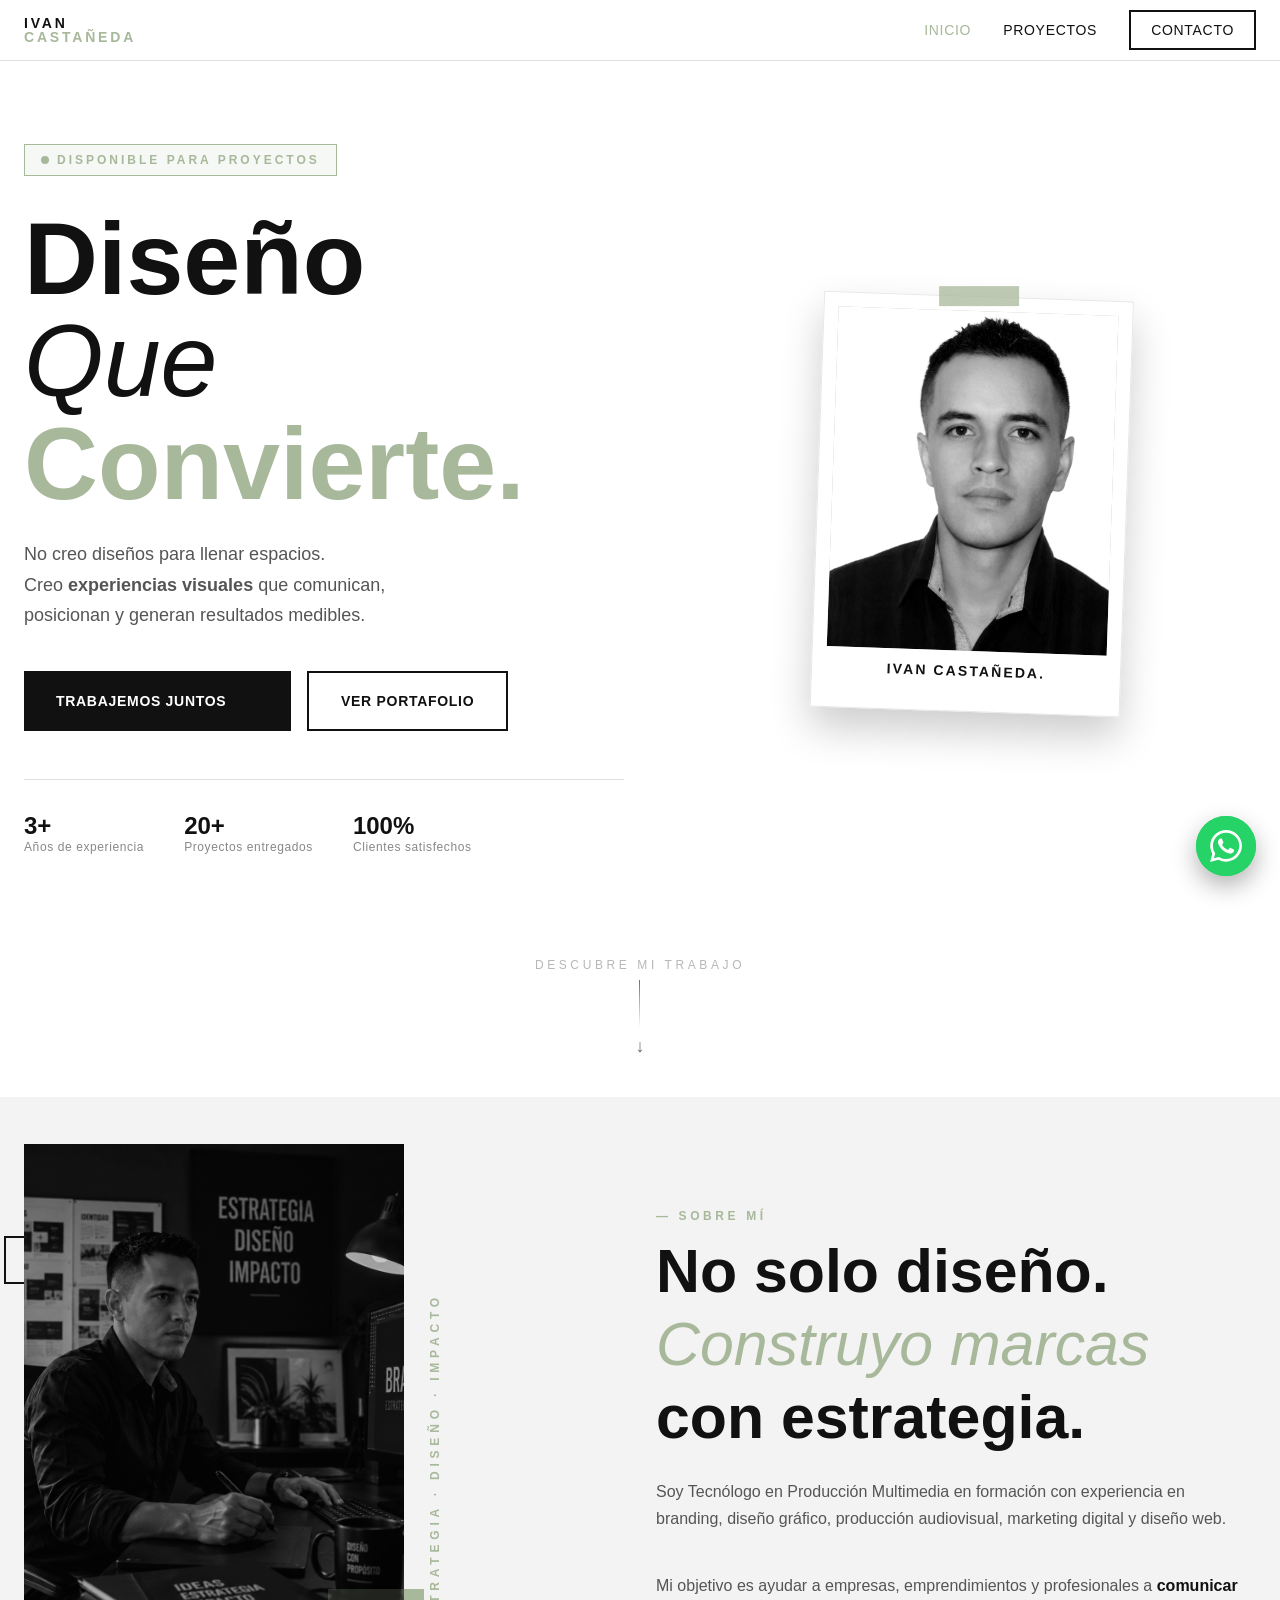
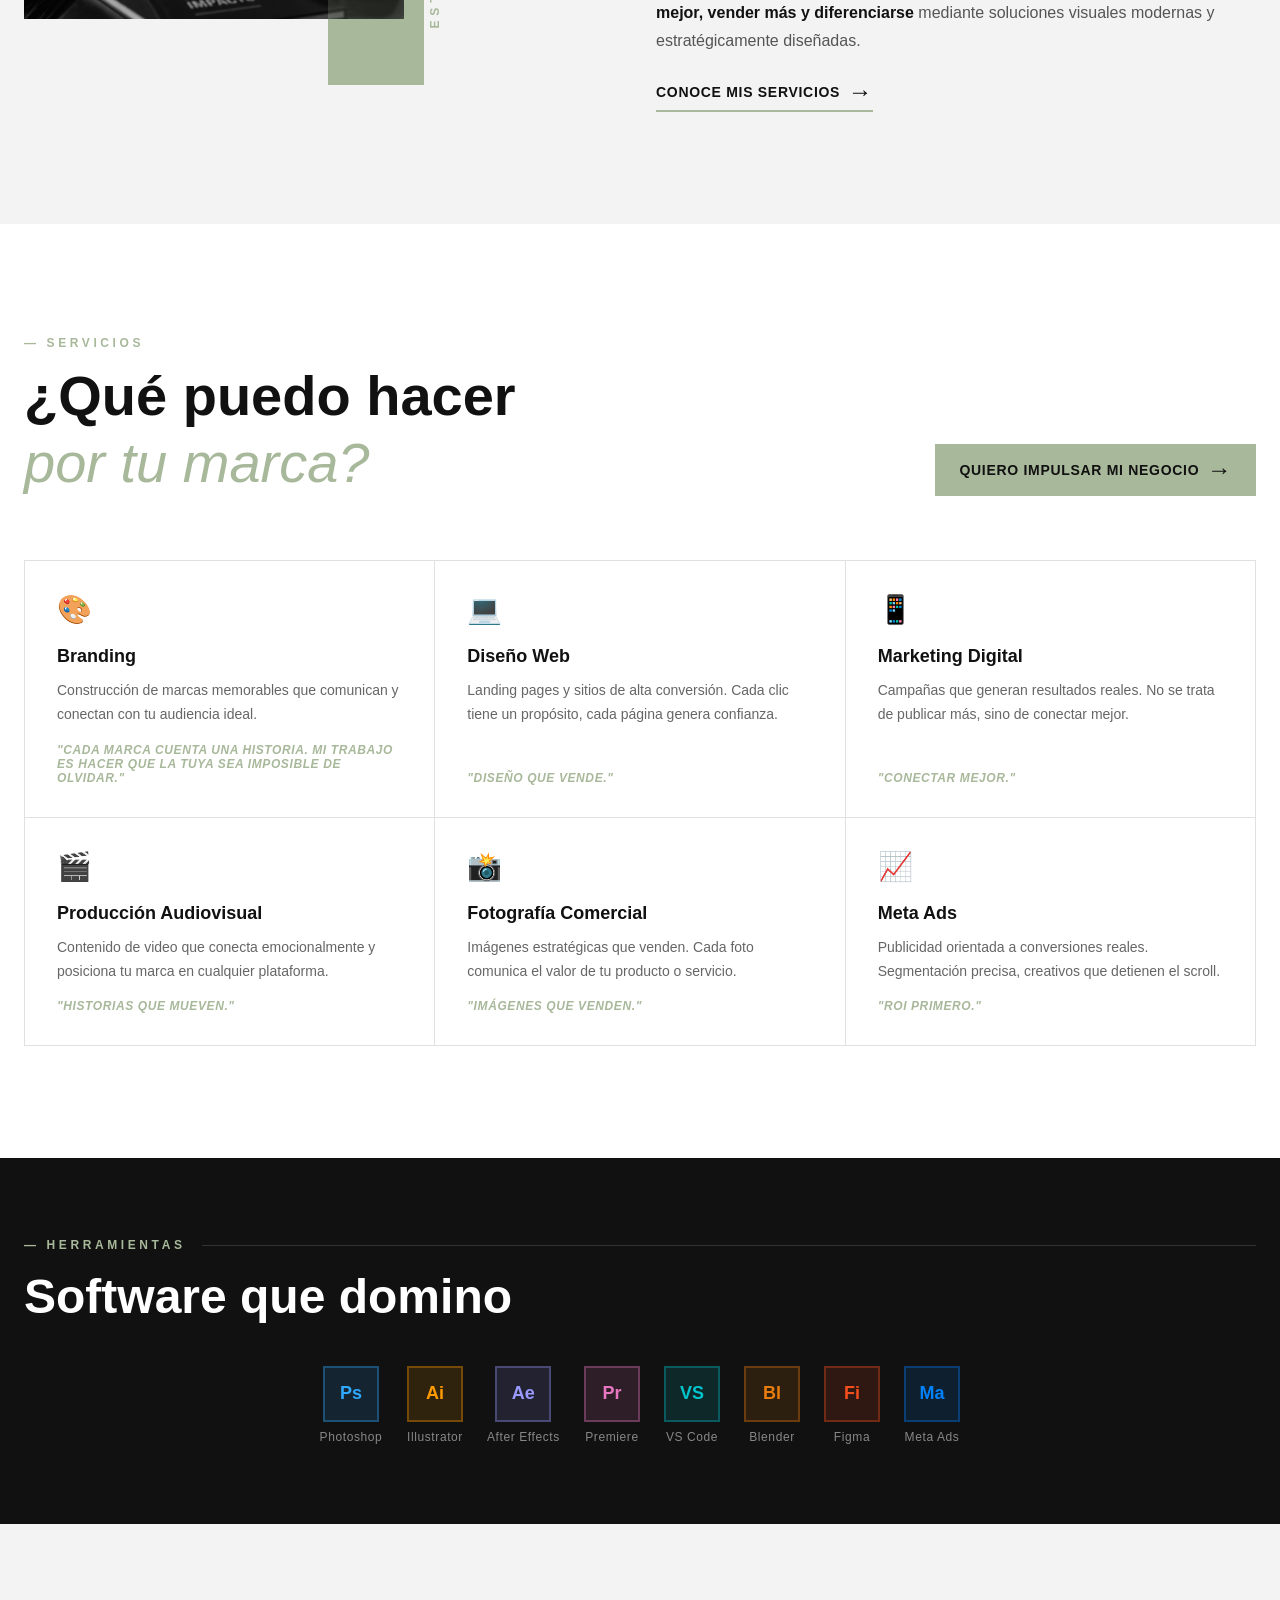
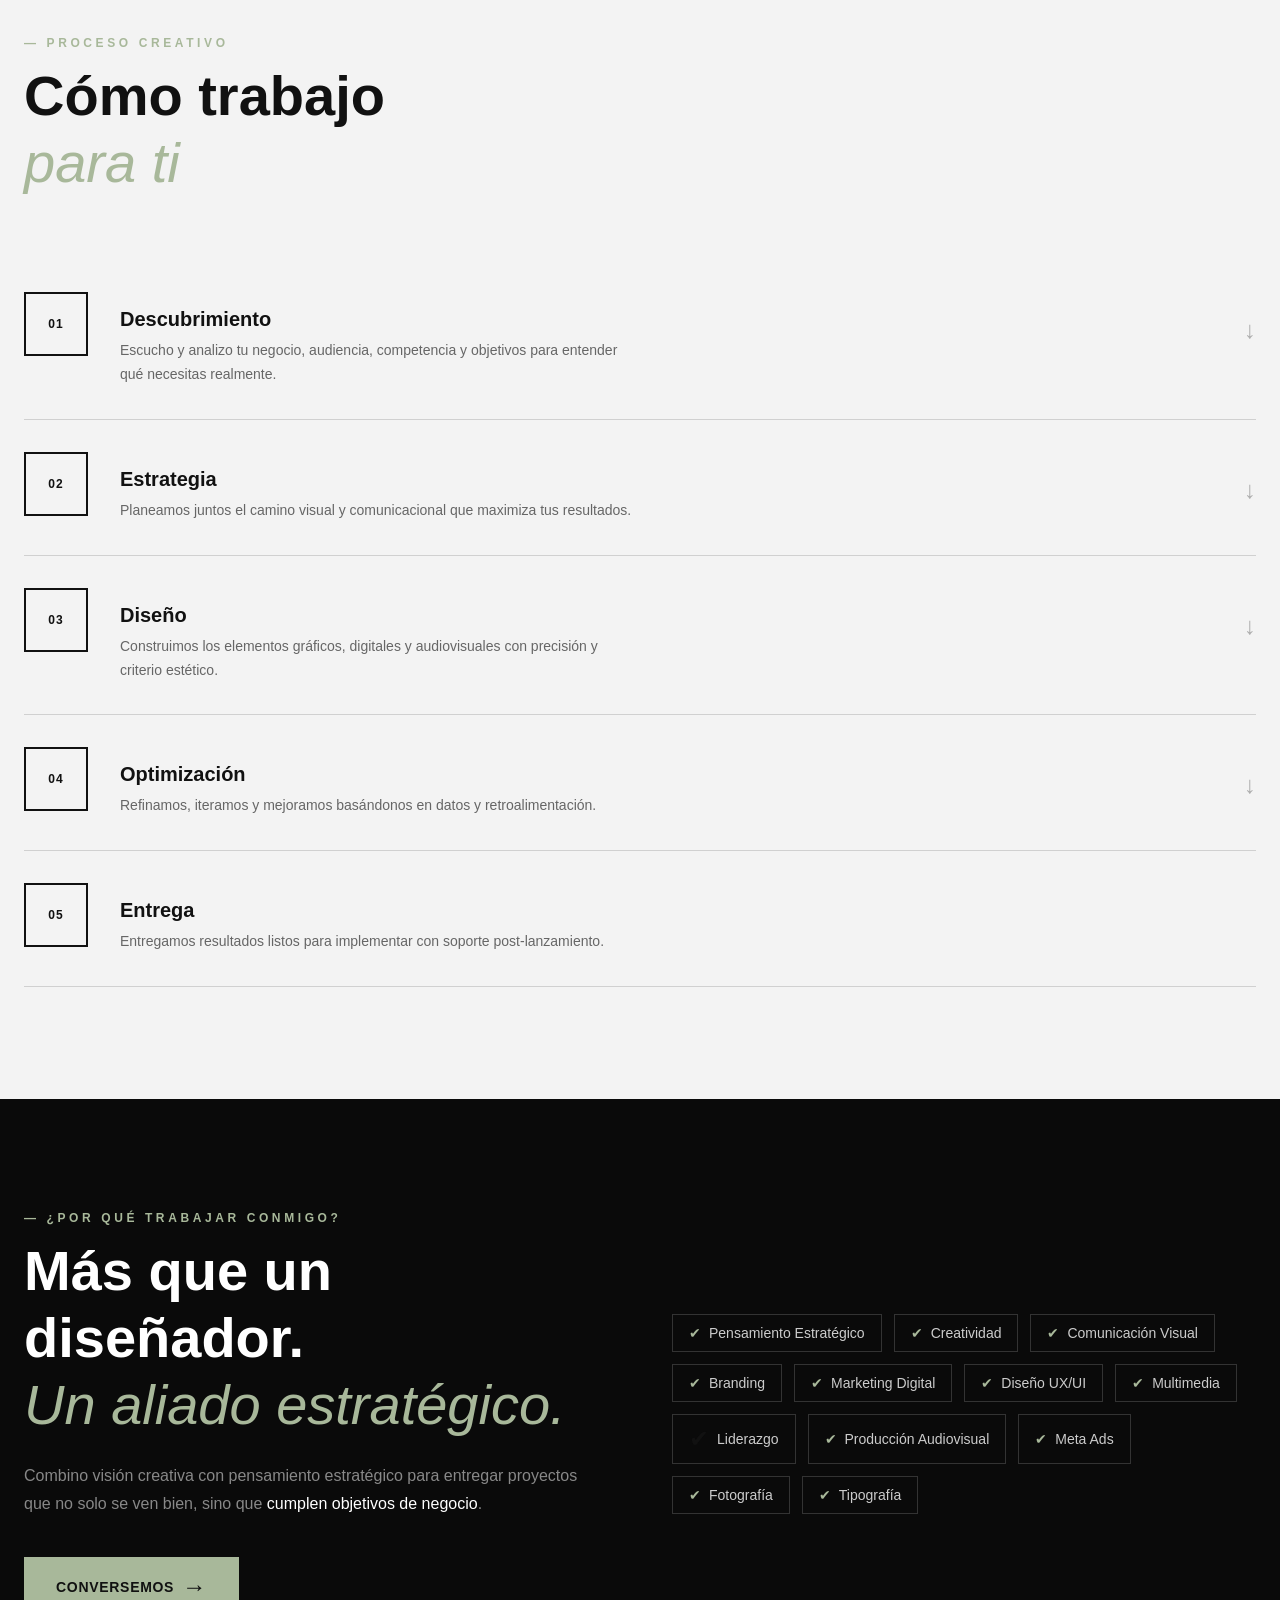
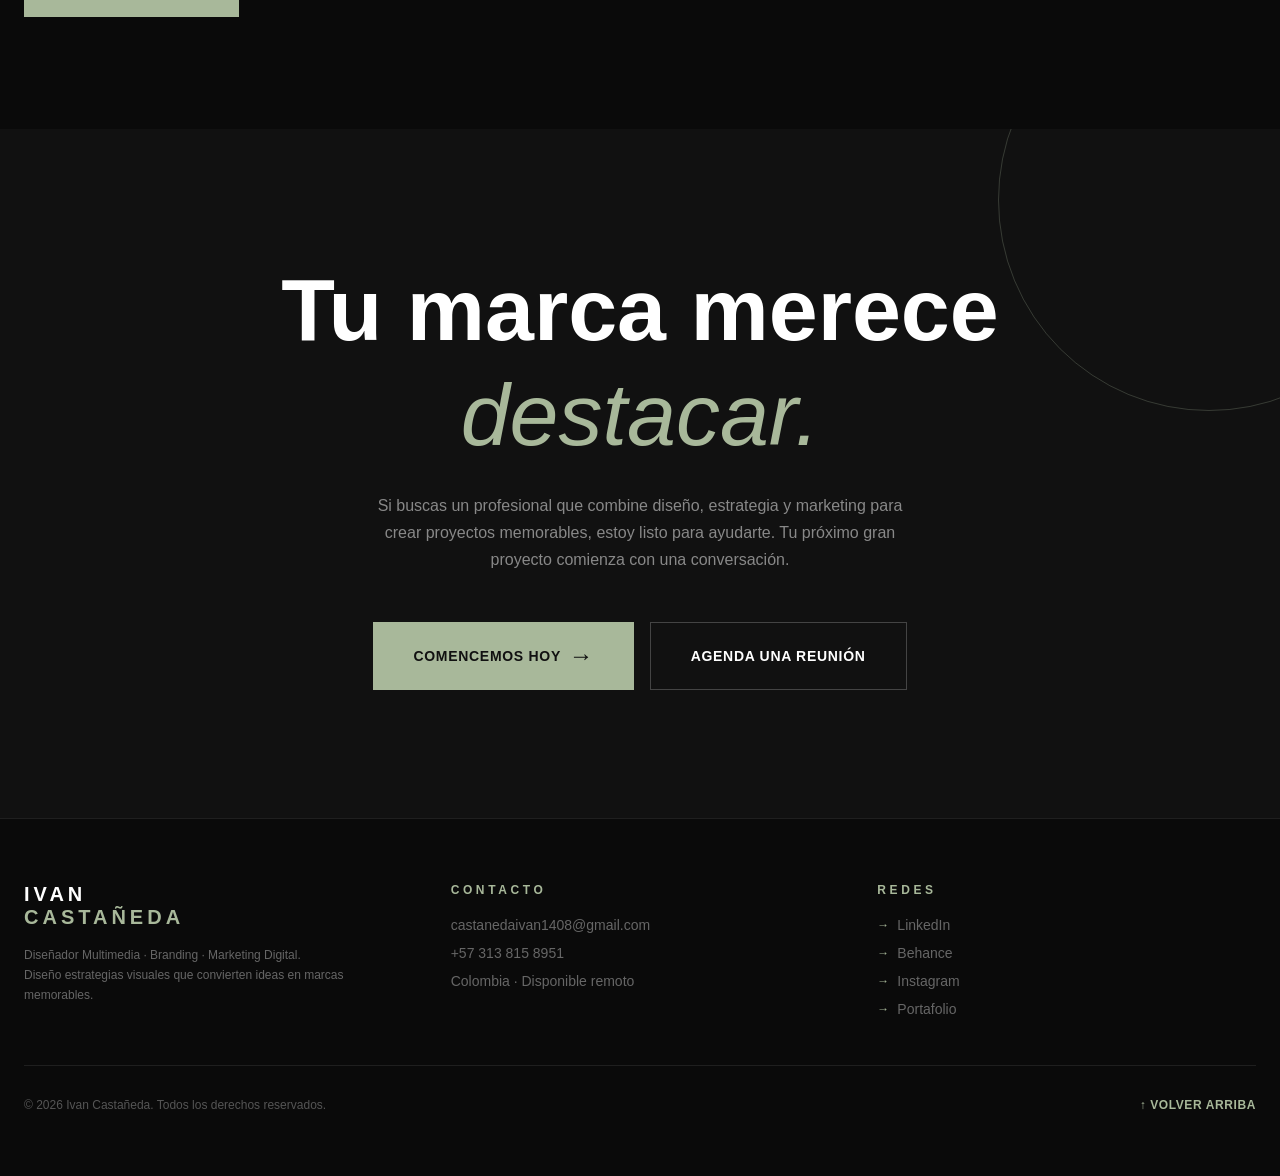
<file: index.html>
<!DOCTYPE html>
<html lang="es">
<head>
    <meta charset="UTF-8">
    <meta name="viewport" content="width=device-width, initial-scale=1.0">
    <title>Portafolio Iván Castañeda</title>
    <link rel="stylesheet" href="portafolio.css">
    <!-- Marca la página como "con JavaScript": el CSS solo oculta lo que va a animar si esta clase existe -->
    <script>document.documentElement.classList.add("js");</script>
    <!-- defer: el script se ejecuta cuando el HTML ya terminó de cargar -->
    <script src="portafolio.js" defer></script>
</head>
<body>
<!-- ENCABEZADO FIJO: idéntico en las 3 páginas. Solo cambia aria-current="page", que marca dónde estás -->
<header class="encabezado" id="encabezado">
  <div class="encabezado-contenedor">
    <a href="#inicio" class="logo">
      <span class="logo-nombre">IVAN</span>
      <span class="logo-apellido">CASTAÑEDA</span>
    </a>

    <nav aria-label="Navegación principal">
      <ul class="links-barranavegacion" id="menuNavegacion">
        <li><a href="#inicio" aria-current="page">Inicio</a></li>
        <li><a href="proyectos.html">Proyectos</a></li>
        <li><a href="contacto.html" class="cta">Contacto</a></li>
      </ul>
    </nav>

    <button class="menu-hamburguesa" id="botonMenu" type="button" aria-label="Abrir menú" aria-expanded="false" aria-controls="menuNavegacion">
      <span></span>
      <span></span>
      <span></span>
    </button>
  </div>
</header>

<section id="inicio" class="hero">
  <div class="hero-contenedor">

    <div class="hero-texto revelar">

      <div class="etiqueta">
        <span class="etiqueta-Disponible-para-proyectos"></span>
        <span class="etiqueta-Disponible-para-proyectos-insignia">Disponible para proyectos</span>
      </div>

      <h1 class="hero-titulo-diseño">
        Diseño<br>
        <span class="hero-titulo-que">Que</span><br>
        <span class="hero-titulo-convierte">Convierte.</span>
      </h1>

      <p class="hero-texto1">
        No creo diseños para llenar espacios.<br>
        Creo <strong>experiencias visuales</strong> que comunican, posicionan y generan resultados medibles.
      </p>

      <div class="hero-botones">
        <a href="contacto.html" class="boton boton-Trabajemos-juntos">Trabajemos juntos <span>→</span></a>
        <a href="proyectos.html" class="boton boton-Ver-Portafolio">Ver Portafolio</a>
      </div>

      <div class="hero-Estadisticas">
        <div class="Estadisticas">
          <div class="Estadisticas-numero">3+</div>
          <div class="Estadisticas-texto">Años de experiencia</div>
        </div>
        <div class="Estadisticas">
          <div class="Estadisticas-numero">20+</div>
          <div class="Estadisticas-texto">Proyectos entregados</div>
        </div>
        <div class="Estadisticas">
          <div class="Estadisticas-numero">100%</div>
          <div class="Estadisticas-texto">Clientes satisfechos</div>
        </div>
      </div>

    </div>

    <div class="hero-foto revelar">
      <div class="cinta-foto">
        <div class="cinta-foto-decoracion"></div>
        <div class="cinta-foto-marco">
          <div class="cinta-foto-imagen">
            <img src="foto_perfil_HD_gris.png" alt="Ivan Castañeda — Diseñador Multimedia">
          </div>
          <span class="cinta-foto-pie-de-foto">Ivan Castañeda.</span>
        </div>
      </div>
    </div>

  </div>

  <div class="scroll-indicador">
    <span>Descubre mi trabajo</span>
    <div class="scroll-flecha"></div>
    <span>↓</span>
  </div>
</section>

<section id="inicio-sobre-mi" class="sobre-mi">
  <div class="sobre-mi-contenedor">

    <div class="sobre-mi-imagen revelar revelar-izquierda">

      <div class="sobre-mi-imagen-contenedor">
        <div class="cuadrado-con-borde"></div>
        <div class="marco-imagen">
          <img src="imagen seccion 3.png" alt="Estudio creativo">
        </div>
        <div class="cuadrado-verde"></div>
      </div>

      <div class="texto-vertical">
        <span>ESTRATEGIA · DISEÑO · IMPACTO</span>
      </div>

    </div>

    <div class="sobre-mi-texto revelar revelar-derecha">

      <span class="linea-sobre-mi">— Sobre mí</span>

      <h2 class="titulo-sobre-mi">
        No solo diseño.<br>
        <span class="titulo-sobre-mi-italic">Construyo marcas</span><br>
        con estrategia. 
      </h2>

      <p class="sobre-mi-descripcion">
        Soy Tecnólogo en Producción Multimedia en formación con experiencia en branding, diseño gráfico, producción audiovisual, marketing digital y diseño web.
      </p>

      <p class="sobre-mi-descripcion">
        Mi objetivo es ayudar a empresas, emprendimientos y profesionales a
        <strong>comunicar mejor, vender más y diferenciarse</strong>
        mediante soluciones visuales modernas y estratégicamente diseñadas.
      </p>

      <a href="#servicios" class="sobre-mi-link">Conoce mis servicios <span>→</span></a>
    </div>
  </div>
</section>

<section id="servicios" class="servicios">
  <div class="servicios-container">

    <div class="servicios-header revelar">
      <div class="servicios-heading">
        <span class="seccion-servicios">— Servicios</span>
        <h2 class="titulo-secciion-servicios">
          ¿Qué puedo hacer<br>
          <span class="titulo-secciion-servicios-italic">por tu marca?</span>
        </h2>
      </div>
      <a href="contacto.html" class="boton-cta">Quiero impulsar mi negocio <span>→</span></a>
    </div>

    <div class="servicios-caja">

      <div class="servicios-box1 revelar">
        <div class="servicios-icono">🎨</div>
        <h3 class="servicios-titulo">Branding</h3>
        <p class="servicios-parrafo">Construcción de marcas memorables que comunican y conectan con tu audiencia ideal.</p>
        <span class="servicios-frase">"Cada marca cuenta una historia. Mi trabajo es hacer que la tuya sea imposible de olvidar."</span>
      </div>

      <div class="servicios-box1 revelar">
        <div class="servicios-icono">💻</div>
        <h3 class="servicios-titulo">Diseño Web</h3>
        <p class="servicios-parrafo">Landing pages y sitios de alta conversión. Cada clic tiene un propósito, cada página genera confianza.</p>
        <span class="servicios-frase">"Diseño que vende."</span>
      </div>

      <div class="servicios-box1 revelar">
        <div class="servicios-icono">📱</div>
        <h3 class="servicios-titulo">Marketing Digital</h3>
        <p class="servicios-parrafo">Campañas que generan resultados reales. No se trata de publicar más, sino de conectar mejor.</p>
        <span class="servicios-frase">"Conectar mejor."</span>
      </div>

      <div class="servicios-box1 revelar">
        <div class="servicios-icono">🎬</div>
        <h3 class="servicios-titulo">Producción Audiovisual</h3>
        <p class="servicios-parrafo">Contenido de video que conecta emocionalmente y posiciona tu marca en cualquier plataforma.</p>
        <span class="servicios-frase">"Historias que mueven."</span>
      </div>

      <div class="servicios-box1 revelar">
        <div class="servicios-icono">📸</div>
        <h3 class="servicios-titulo">Fotografía Comercial</h3>
        <p class="servicios-parrafo">Imágenes estratégicas que venden. Cada foto comunica el valor de tu producto o servicio.</p>
        <span class="servicios-frase">"Imágenes que venden."</span>
      </div>

      <div class="servicios-box1 revelar">
        <div class="servicios-icono">📈</div>
        <h3 class="servicios-titulo">Meta Ads</h3>
        <p class="servicios-parrafo">Publicidad orientada a conversiones reales. Segmentación precisa, creativos que detienen el scroll.</p>
        <span class="servicios-frase">"ROI primero."</span>
      </div>

    </div>

  </div>
</section>

<section class="herramientas">
  <div class="herramientas-header revelar">
    <div class="herramientas-heading-fila">
      <span class="seccion-herramientas">— Herramientas</span>
      <div class="linea"></div>
    </div>
    <h2 class="titulo-seccion-herramientas">Software que domino</h2>
  </div>

  <div class="seccion-herramientas-lista">

    <div class="herramienta revelar">
      <div class="herramienta-icono" style="background: rgba(49, 168, 255, 0.133); border: 2px solid rgba(49, 168, 255, 0.333); color: rgb(49, 168, 255);">Ps</div>
      <span class="herramienta-nombre">Photoshop</span>
    </div>

    <div class="herramienta revelar">
      <div class="herramienta-icono" style="background: rgba(255, 154, 0, 0.133); border: 2px solid rgba(255, 154, 0, 0.333); color: rgb(255, 154, 0);">Ai</div>
      <span class="herramienta-nombre">Illustrator</span>
    </div>

    <div class="herramienta revelar">
      <div class="herramienta-icono" style="background: rgba(153, 153, 255, 0.133); border: 2px solid rgba(153, 153, 255, 0.333); color: rgb(153, 153, 255);">Ae</div>
      <span class="herramienta-nombre">After Effects</span>
    </div>

    <div class="herramienta revelar">
      <div class="herramienta-icono" style="background: rgba(232, 119, 193, 0.133); border: 2px solid rgba(232, 119, 193, 0.333); color: rgb(232, 119, 193);">Pr</div>
      <span class="herramienta-nombre">Premiere</span>
    </div>

    <div class="herramienta revelar">
      <div class="herramienta-icono" style="background: rgba(0, 196, 204, 0.133); border: 2px solid rgba(0, 196, 204, 0.333); color: rgb(0, 196, 204);">VS</div>
      <span class="herramienta-nombre">VS Code</span>
    </div>

    <div class="herramienta revelar">
      <div class="herramienta-icono" style="background: rgba(232, 125, 13, 0.133); border: 2px solid rgba(232, 125, 13, 0.333); color: rgb(232, 125, 13);">Bl</div>
      <span class="herramienta-nombre">Blender</span>
    </div>

    <div class="herramienta revelar">
      <div class="herramienta-icono" style="background: rgba(242, 78, 30, 0.133); border: 2px solid rgba(242, 78, 30, 0.333); color: rgb(242, 78, 30);">Fi</div>
      <span class="herramienta-nombre">Figma</span>
    </div>

    <div class="herramienta revelar">
      <div class="herramienta-icono" style="background: rgba(0, 130, 251, 0.133); border: 2px solid rgba(0, 130, 251, 0.333); color: rgb(0, 130, 251);">Ma</div>
      <span class="herramienta-nombre">Meta Ads</span>
    </div>
  </div>
</section>

<section id="proceso" class="proceso">
  <div class="proceso-container">

    <div class="proceso-header revelar">
      <span class="seccion-proceso">— Proceso creativo</span>
      <h2 class="proceso-titulo">
        Cómo trabajo<br>
        <span class="proceso-titulo-italic">para ti</span>
      </h2>
    </div>

    <div class="proceso-lista">

      <div class="pasos-de-proceso revelar">
        <div class="pasos-de-proceso-box">
          <span class="proceso-numero">01</span>
        </div>
        <div class="seccion-proceso-contenido">
          <h3 class="seccion-proceso-titulo">Descubrimiento</h3>
          <p class="seccion-proceso-descripcion">Escucho y analizo tu negocio, audiencia, competencia y objetivos para entender qué necesitas realmente.</p>
        </div>
        <div class="flecha">
          <span>↓</span>
        </div>
      </div>

      <div class="pasos-de-proceso revelar">
        <div class="pasos-de-proceso-box">
          <span class="proceso-numero">02</span>
        </div>
        <div class="seccion-proceso-contenido">
          <h3 class="seccion-proceso-titulo">Estrategia</h3>
          <p class="seccion-proceso-descripcion">Planeamos juntos el camino visual y comunicacional que maximiza tus resultados.</p>
        </div>
        <div class="flecha">
          <span>↓</span>
        </div>
      </div>

      <div class="pasos-de-proceso revelar">
        <div class="pasos-de-proceso-box">
          <span class="proceso-numero">03</span>
        </div>
        <div class="seccion-proceso-contenido">
          <h3 class="seccion-proceso-titulo">Diseño</h3>
          <p class="seccion-proceso-descripcion">Construimos los elementos gráficos, digitales y audiovisuales con precisión y criterio estético.</p>
        </div>
        <div class="flecha">
          <span>↓</span>
        </div>
      </div>

      <div class="pasos-de-proceso revelar">
        <div class="pasos-de-proceso-box">
          <span class="proceso-numero">04</span>
        </div>
        <div class="seccion-proceso-contenido">
          <h3 class="seccion-proceso-titulo">Optimización</h3>
          <p class="seccion-proceso-descripcion">Refinamos, iteramos y mejoramos basándonos en datos y retroalimentación.</p>
        </div>
        <div class="flecha">
          <span>↓</span>
        </div>
      </div>

      <div class="pasos-de-proceso revelar">
        <div class="pasos-de-proceso-box">
          <span class="proceso-numero">05</span>
        </div>
        <div class="seccion-proceso-contenido">
          <h3 class="seccion-proceso-titulo">Entrega</h3>
          <p class="seccion-proceso-descripcion">Entregamos resultados listos para implementar con soporte post-lanzamiento.</p>
        </div>
      </div>
    </div>
  </div>
</section>


<section class="seccion-por-que">
  <div class="seccion-por-que-container">

    <div class="seccion-por-que-texto-columna revelar revelar-izquierda">
      <span class="seccion-por-que-texto-titulo">— ¿Por qué trabajar conmigo?</span>

      <h2 class="seccion-por-que-titulo">
        Más que un diseñador.<br>
        <span class="seccion-por-que-titulo-1">Un aliado estratégico.</span>
      </h2>

      <p class="seccion-por-que-descripcion">
        Combino visión creativa con pensamiento estratégico para entregar proyectos que no solo se ven bien, sino que
        <strong>cumplen objetivos de negocio</strong>.
      </p>

      <a href="contacto.html" class="seccion-por-que-boton-cta">Conversemos <span>→</span></a>
    </div>

    <div class="lista-de-habilidades revelar revelar-derecha">
      <div class="habilidad-cuadro"><span class="habilidad-check">✔</span><span class="habilidad-nombre">Pensamiento Estratégico</span></div>
      <div class="habilidad-cuadro"><span class="habilidad-check">✔</span><span class="habilidad-nombre">Creatividad</span></div>
      <div class="habilidad-cuadro"><span class="habilidad-check">✔</span><span class="habilidad-nombre">Comunicación Visual</span></div>
      <div class="habilidad-cuadro"><span class="habilidad-check">✔</span><span class="habilidad-nombre">Branding</span></div>
      <div class="habilidad-cuadro"><span class="habilidad-check">✔</span><span class="habilidad-nombre">Marketing Digital</span></div>
      <div class="habilidad-cuadro"><span class="habilidad-check">✔</span><span class="habilidad-nombre">Diseño UX/UI</span></div>
      <div class="habilidad-cuadro"><span class="habilidad-check">✔</span><span class="habilidad-nombre">Multimedia</span></div>
      <div class="habilidad-cuadro"><span class="habilidad-checkk">✔</span><span class="habilidad-nombre">Liderazgo</span></div>
      <div class="habilidad-cuadro"><span class="habilidad-check">✔</span><span class="habilidad-nombre">Producción Audiovisual</span></div>
      <div class="habilidad-cuadro"><span class="habilidad-check">✔</span><span class="habilidad-nombre">Meta Ads</span></div>
      <div class="habilidad-cuadro"><span class="habilidad-check">✔</span><span class="habilidad-nombre">Fotografía</span></div>
      <div class="habilidad-cuadro"><span class="habilidad-check">✔</span><span class="habilidad-nombre">Tipografía</span></div>
    </div>

  </div>
</section>

<!-- <section class="testimonios">
  <div class="testimonios-container">

    <div class="testimonios-header revelar">
      <span class="seccion-testimonios">— Testimonios</span>
      <h2 class="seccion-testimonios-titulo">
        Lo que dicen<br>
        <span class="seccion-testimonios-titulo-italic">mis clientes</span>
      </h2>
    </div>

    <div class="seccion-testimonios-tarjetas">

      <div class="seccion-testimonios-box revelar">
        <div class="seccion-testimonios-estrellas">
          <span>★</span><span>★</span><span>★</span><span>★</span><span>★</span>
        </div>
        <p class="seccion-testimonios-texto">"La comunicación fue excelente y el resultado superó nuestras expectativas. Ivan tiene una visión clara de lo que una marca necesita para destacar."</p>
        <div class="seccion-testimonios-texto-cliente">
          <img src="https://images.unsplash.com/photo-1494790108377-be9c29b29330?w=80&h=80&fit=crop&auto=format" alt="Daniela Moreno" class="seccion-testimonios-cliente-foto">
          <div class="seccion-testimonios-cliente-info">
            <div class="seccion-testimonios-cliente-nombre">Daniela Moreno</div>
            <div class="seccion-testimonios-cliente-rol">CEO · Glindel Studio</div>
          </div>
        </div>
      </div>

      <div class="seccion-testimonios-box revelar">
        <div class="seccion-testimonios-estrellas">
          <span>★</span><span>★</span><span>★</span><span>★</span><span>★</span>
        </div>
        <p class="seccion-testimonios-texto">"Transformó completamente la identidad de nuestro negocio. El nuevo branding generó un aumento inmediato en consultas y ventas desde el primer mes."</p>
        <div class="seccion-testimonios-texto-cliente">
          <img src="https://images.unsplash.com/photo-1507003211169-0a1dd7228f2d?w=80&h=80&fit=crop&auto=format" alt="Carlos Vega" class="seccion-testimonios-cliente-foto">
          <div class="seccion-testimonios-cliente-info">
            <div class="seccion-testimonios-cliente-nombre">Carlos Vega</div>
            <div class="seccion-testimonios-cliente-rol">Director · Amova Digital</div>
          </div>
        </div>
      </div>

      <div class="seccion-testimonios-box revelar">
        <div class="seccion-testimonios-estrellas">
          <span>★</span><span>★</span><span>★</span><span>★</span><span>★</span>
        </div>
        <p class="seccion-testimonios-texto">"Profesional, puntual y con un ojo para los detalles que marca la diferencia. Nuestras campañas en Meta nunca habían funcionado tan bien."</p>
        <div class="seccion-testimonios-texto-cliente">
          <img src="https://images.unsplash.com/photo-1534528741775-53994a69daeb?w=80&h=80&fit=crop&auto=format" alt="Valentina Torres" class="seccion-testimonios-cliente-foto">
          <div class="seccion-testimonios-cliente-info">
            <div class="seccion-testimonios-cliente-nombre">Valentina Torres</div>
            <div class="seccion-testimonios-cliente-rol">Fundadora · Studio 21</div>
          </div>
        </div>
      </div>

    </div>

  </div>
</section> -->

<section id="contacto" class="contacto">
  <div class="contacto-container">

    <h2 class="contacto-titulo revelar">
      Tu marca merece<br>
      <span class="contacto-titulo-acento">destacar.</span>
    </h2>

    <p class="contacto-descripcion revelar">
      Si buscas un profesional que combine diseño, estrategia y marketing para crear proyectos memorables, estoy listo para ayudarte. Tu próximo gran proyecto comienza con una conversación.
    </p>

    <div class="contacto-boton revelar">
      <a href="mailto:castanedaivan1408@gmail.com" class="boton-solido">Comencemos hoy <span>→</span></a>
      <a href="https://calendly.com" class="boton2">Agenda una reunión</a>
    </div>


  </div>
</section>

<footer class="footer">
  <div class="footer-container">

    <div class="footer-columnas">

      <div class="footer-columna">
        <div class="footer-logo">
          <div class="footer-logo-top">IVAN</div>
          <div class="footer-logo-bottom">CASTAÑEDA</div>
        </div>
        <p class="footer-descripcion">
          Diseñador Multimedia · Branding · Marketing Digital.<br>
          Diseño estrategias visuales que convierten ideas en marcas memorables.
        </p>
      </div>

      <div class="footer-columna">
        <h4 class="footer-heading">Contacto</h4>
        <ul class="footer-lista">
          <li class="footer-item">castanedaivan1408@gmail.com</li>
          <li class="footer-item">+57 313 815 8951</li>
          <li class="footer-item">Colombia · Disponible remoto</li>
        </ul>
      </div>

      <div class="footer-columna">
        <h4 class="footer-heading">Redes</h4>
        <ul class="footer-lista">
          <li class="footer-item footer-item-link"><span class="footer-flecha">→</span> LinkedIn</li>
          <li class="footer-item footer-item-link"><span class="footer-flecha">→</span> Behance</li>
          <li class="footer-item footer-item-link"><span class="footer-flecha">→</span> Instagram</li>
          <li class="footer-item footer-item-link"><span class="footer-flecha">→</span> Portafolio</li>
        </ul>
      </div>

    </div>

    <div class="footer-bottom">
      <span class="footer-copy">© 2026 Ivan Castañeda. Todos los derechos reservados.</span>
      <button class="footer-volver-arriba" id="botonVolverArriba" type="button">↑ Volver arriba</button>
    </div>

  </div>
</footer>


<!-- BOTÓN FLOTANTE DE WHATSAPP: position: fixed en la esquina inferior derecha -->
<a class="whatsapp-flotante" href="https://wa.me/573138158951?text=Hola%20Iv%C3%A1n%2C%20quisiera%20consultar%20sobre%20tus%20servicios%20multimedia." target="_blank" rel="noopener" aria-label="Escribir a Iván por WhatsApp">
  <span class="whatsapp-etiqueta">Escríbeme por WhatsApp</span>
  <!-- Ícono de WhatsApp en SVG: no necesita imágenes externas y toma el color del texto (currentColor) -->
  <svg viewBox="0 0 24 24" aria-hidden="true" focusable="false"><path d="M17.472 14.382c-.297-.149-1.758-.867-2.03-.967-.273-.099-.471-.148-.67.15-.197.297-.767.966-.94 1.164-.173.199-.347.223-.644.075-.297-.15-1.255-.463-2.39-1.475-.883-.788-1.48-1.761-1.653-2.059-.173-.297-.018-.458.13-.606.134-.133.298-.347.446-.52.149-.174.198-.298.298-.497.099-.198.05-.371-.025-.52-.075-.149-.669-1.612-.916-2.207-.242-.579-.487-.5-.669-.51-.173-.008-.371-.01-.57-.01-.198 0-.52.074-.792.372-.272.297-1.04 1.016-1.04 2.479 0 1.462 1.065 2.875 1.213 3.074.149.198 2.096 3.2 5.077 4.487.709.306 1.262.489 1.694.625.712.227 1.36.195 1.871.118.571-.085 1.758-.719 2.006-1.413.248-.694.248-1.289.173-1.413-.074-.124-.272-.198-.57-.347m-5.421 7.403h-.004a9.87 9.87 0 01-5.031-1.378l-.361-.214-3.741.982.998-3.648-.235-.374a9.86 9.86 0 01-1.51-5.26c.001-5.45 4.436-9.884 9.888-9.884 2.64 0 5.122 1.03 6.988 2.898a9.825 9.825 0 012.893 6.994c-.003 5.45-4.437 9.884-9.885 9.884m8.413-18.297A11.815 11.815 0 0012.05 0C5.495 0 .16 5.335.157 11.892c0 2.096.547 4.142 1.588 5.945L.057 24l6.305-1.654a11.882 11.882 0 005.683 1.448h.005c6.554 0 11.89-5.335 11.893-11.893a11.821 11.821 0 00-3.48-8.413Z"/></svg>
</a>


</body>
</html>
</file>
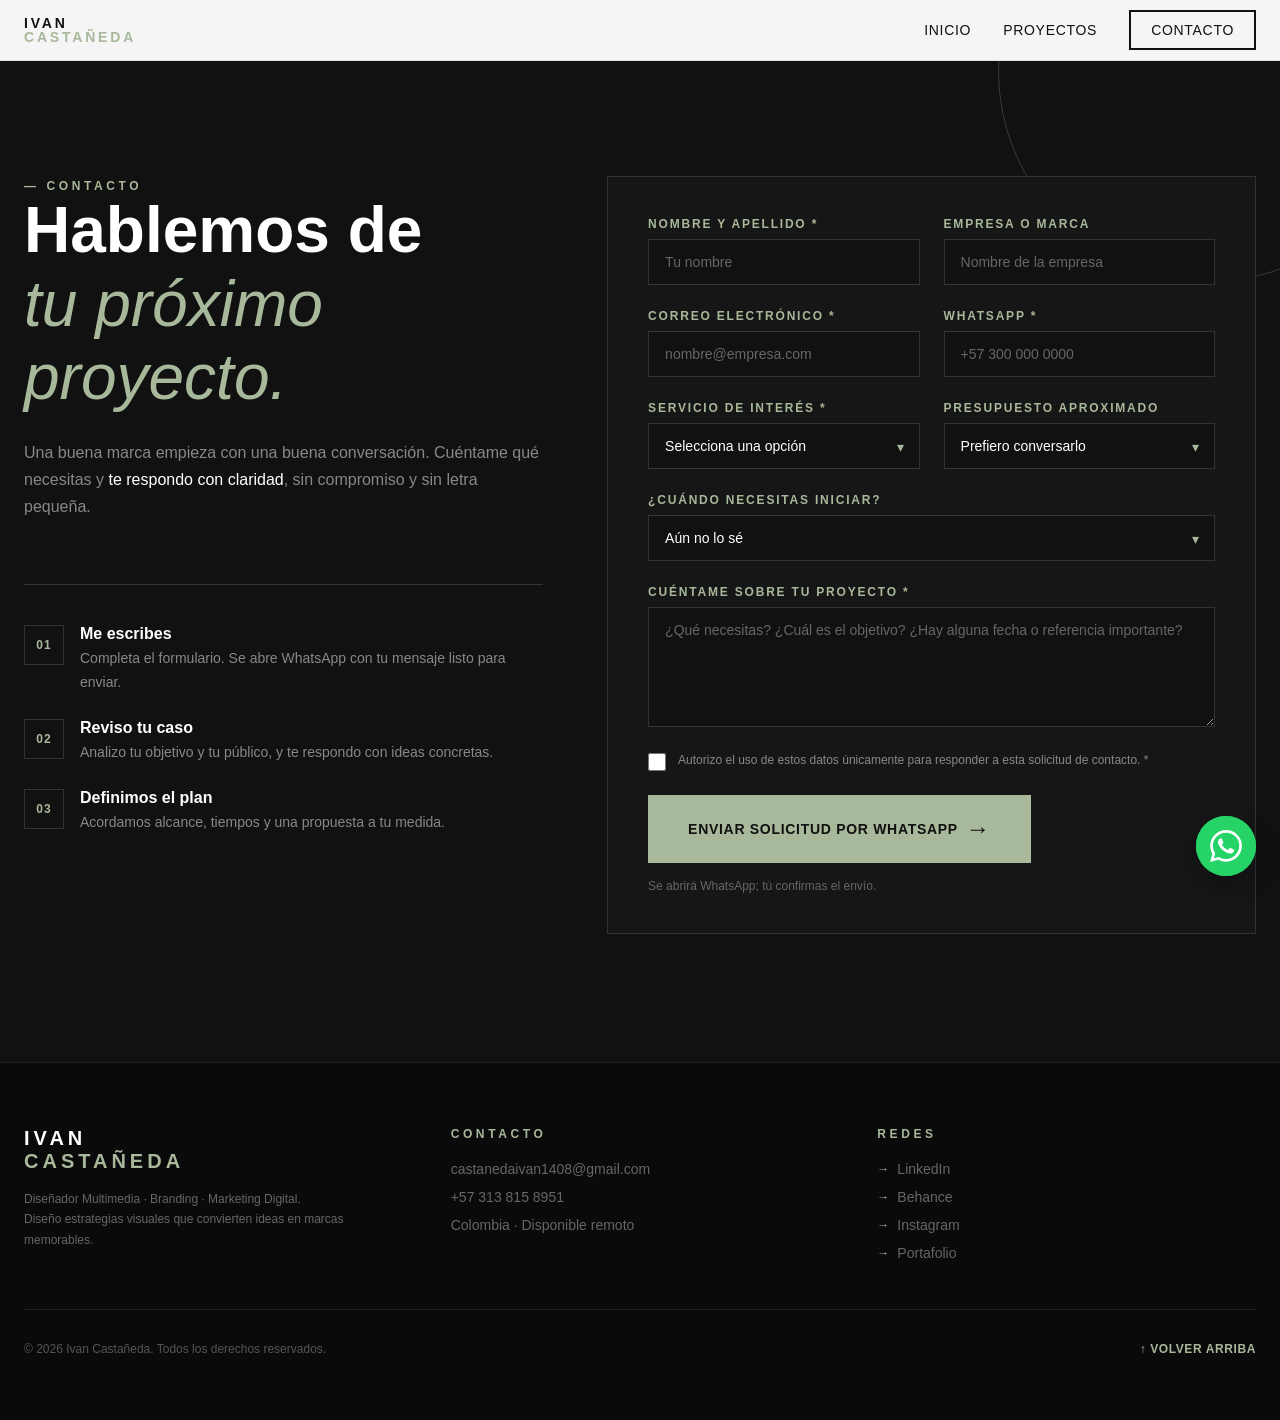
<file: contacto.html>
<!DOCTYPE html>
<html lang="es">
<head>
    <meta charset="UTF-8">
    <meta name="viewport" content="width=device-width, initial-scale=1.0">
    <meta name="description" content="Cuéntame tu proyecto: formulario de contacto de Iván Castañeda, producción multimedia y branding.">
    <title>Contacto | Iván Castañeda</title>
    <link rel="stylesheet" href="portafolio.css">
    <!-- Marca la página como "con JavaScript": el CSS solo oculta lo que va a animar si esta clase existe -->
    <script>document.documentElement.classList.add("js");</script>
    <!-- El mismo JS sirve para las 3 páginas; defer = se ejecuta cuando el HTML ya cargó -->
    <script src="portafolio.js" defer></script>
</head>
<body>
<!-- ENCABEZADO FIJO: idéntico en las 3 páginas. Solo cambia aria-current="page", que marca dónde estás -->
<header class="encabezado" id="encabezado">
  <div class="encabezado-contenedor">
    <a href="portafolio.html" class="logo">
      <span class="logo-nombre">IVAN</span>
      <span class="logo-apellido">CASTAÑEDA</span>
    </a>

    <nav aria-label="Navegación principal">
      <ul class="links-barranavegacion" id="menuNavegacion">
        <li><a href="portafolio.html">Inicio</a></li>
        <li><a href="proyectos.html">Proyectos</a></li>
        <li><a href="contacto.html" class="cta" aria-current="page">Contacto</a></li>
      </ul>
    </nav>

    <button class="menu-hamburguesa" id="botonMenu" type="button" aria-label="Abrir menú" aria-expanded="false" aria-controls="menuNavegacion">
      <span></span>
      <span></span>
      <span></span>
    </button>
  </div>
</header>

<!-- CONTACTO: reutiliza .contacto (fondo oscuro + círculo decorativo) y agrega .contacto-pagina para el espaciado.
     El contenedor es un GRID con áreas "intro", "formulario" e "informacion". -->
<section class="contacto contacto-pagina" id="contacto">
  <div class="contacto-pagina-contenedor">

    <!-- Área "intro": título y mensaje -->
    <div class="contacto-pagina-intro revelar">
      <span class="etiqueta-seccion">— Contacto</span>
      <h1 class="contacto-pagina-titulo">
        Hablemos de<br>
        <span class="contacto-pagina-titulo-acento">tu próximo proyecto.</span>
      </h1>
      <p class="contacto-pagina-texto">
        Una buena marca empieza con una buena conversación. Cuéntame qué necesitas y <strong>te respondo con claridad</strong>, sin compromiso y sin letra pequeña.
      </p>
    </div>

    <!-- FORMULARIO DE CONTACTO (se movió aquí desde el inicio): al enviarlo, portafolio.js abre WhatsApp con los datos ya escritos.
         Los campos se acomodan con CSS Grid usando grid-template-areas (ver .formulario-contacto en el CSS). -->
    <form class="formulario-contacto revelar" id="formularioContacto">

      <div class="campo campo-nombre">
        <label class="campo-etiqueta" for="nombre">Nombre y apellido *</label>
        <input class="campo-control" id="nombre" name="nombre" required placeholder="Tu nombre" autocomplete="name">
      </div>

      <div class="campo campo-empresa">
        <label class="campo-etiqueta" for="empresa">Empresa o marca</label>
        <input class="campo-control" id="empresa" name="empresa" placeholder="Nombre de la empresa" autocomplete="organization">
      </div>

      <div class="campo campo-correo">
        <label class="campo-etiqueta" for="correo">Correo electrónico *</label>
        <input class="campo-control" id="correo" name="correo" type="email" required placeholder="nombre@empresa.com" autocomplete="email">
      </div>

      <div class="campo campo-telefono">
        <label class="campo-etiqueta" for="telefono">WhatsApp *</label>
        <input class="campo-control" id="telefono" name="telefono" type="tel" required placeholder="+57 300 000 0000" autocomplete="tel">
      </div>

      <div class="campo campo-servicio campo-con-flecha">
        <label class="campo-etiqueta" for="servicio">Servicio de interés *</label>
        <select class="campo-control" id="servicio" name="servicio" required>
          <option value="">Selecciona una opción</option>
          <option>Branding y diseño gráfico</option>
          <option>Diseño web y UX/UI</option>
          <option>Producción audiovisual</option>
          <option>Fotografía comercial</option>
          <option>Contenido para redes</option>
          <option>Campañas digitales</option>
          <option>Solución integral / No estoy seguro</option>
        </select>
      </div>

      <div class="campo campo-presupuesto campo-con-flecha">
        <label class="campo-etiqueta" for="presupuesto">Presupuesto aproximado</label>
        <select class="campo-control" id="presupuesto" name="presupuesto">
          <option value="">Prefiero conversarlo</option>
          <option>Menos de $500.000 COP</option>
          <option>$500.000 – $1.000.000 COP</option>
          <option>$1.000.000 – $2.500.000 COP</option>
          <option>$2.500.000 – $5.000.000 COP</option>
          <option>Más de $5.000.000 COP</option>
        </select>
      </div>

      <div class="campo campo-inicio campo-con-flecha">
        <label class="campo-etiqueta" for="fecha">¿Cuándo necesitas iniciar?</label>
        <select class="campo-control" id="fecha" name="fecha">
          <option value="">Aún no lo sé</option>
          <option>Lo antes posible</option>
          <option>En las próximas 2 semanas</option>
          <option>En el próximo mes</option>
          <option>En 1 a 3 meses</option>
          <option>Solo estoy cotizando</option>
        </select>
      </div>

      <div class="campo campo-necesidad">
        <label class="campo-etiqueta" for="necesidad">Cuéntame sobre tu proyecto *</label>
        <textarea class="campo-control" id="necesidad" name="necesidad" rows="4" required placeholder="¿Qué necesitas? ¿Cuál es el objetivo? ¿Hay alguna fecha o referencia importante?"></textarea>
      </div>

      <div class="campo-autorizacion">
        <input type="checkbox" id="autorizacion" name="autorizacion" required>
        <label for="autorizacion">Autorizo el uso de estos datos únicamente para responder a esta solicitud de contacto. *</label>
      </div>

      <div class="formulario-acciones">
        <button class="boton-solido formulario-enviar" type="submit">Enviar solicitud por WhatsApp <span>→</span></button>
        <span class="formulario-nota">Se abrirá WhatsApp; tú confirmas el envío.</span>
      </div>

    </form>

    <!-- Área "informacion": qué pasa después + datos directos -->
    <div class="contacto-pagina-info revelar">
      <ol class="contacto-pasos">
        <li class="contacto-paso">
          <div class="contacto-paso-numero">01</div>
          <div>
            <h2 class="contacto-paso-titulo">Me escribes</h2>
            <p class="contacto-paso-texto">Completa el formulario. Se abre WhatsApp con tu mensaje listo para enviar.</p>
          </div>
        </li>
        <li class="contacto-paso">
          <div class="contacto-paso-numero">02</div>
          <div>
            <h2 class="contacto-paso-titulo">Reviso tu caso</h2>
            <p class="contacto-paso-texto">Analizo tu objetivo y tu público, y te respondo con ideas concretas.</p>
          </div>
        </li>
        <li class="contacto-paso">
          <div class="contacto-paso-numero">03</div>
          <div>
            <h2 class="contacto-paso-titulo">Definimos el plan</h2>
            <p class="contacto-paso-texto">Acordamos alcance, tiempos y una propuesta a tu medida.</p>
          </div>
        </li>
      </ol>

      <!-- <ul class="contacto-datos">
        <li>
          <p class="contacto-dato-etiqueta">Correo</p>
          <a class="contacto-dato-valor" href="mailto:castanedaivan1408@gmail.com">castanedaivan1408@gmail.com</a>
        </li>
        <li>
          <p class="contacto-dato-etiqueta">WhatsApp</p>
          <a class="contacto-dato-valor" href="https://wa.me/573232037503" target="_blank" rel="noopener">+57 323 203 7503</a>
        </li>
        <li>
          <p class="contacto-dato-etiqueta">Ubicación</p>
          <p class="contacto-dato-valor">Colombia · Disponible remoto</p>
        </li>
      </ul> -->
    </div>

  </div>
</section>

<footer class="footer">
  <div class="footer-container">

    <div class="footer-columnas">

      <div class="footer-columna">
        <div class="footer-logo">
          <div class="footer-logo-top">IVAN</div>
          <div class="footer-logo-bottom">CASTAÑEDA</div>
        </div>
        <p class="footer-descripcion">
          Diseñador Multimedia · Branding · Marketing Digital.<br>
          Diseño estrategias visuales que convierten ideas en marcas memorables.
        </p>
      </div>

      <div class="footer-columna">
        <h4 class="footer-heading">Contacto</h4>
        <ul class="footer-lista">
          <li class="footer-item">castanedaivan1408@gmail.com</li>
          <li class="footer-item">+57 313 815 8951</li>
          <li class="footer-item">Colombia · Disponible remoto</li>
        </ul>
      </div>

      <div class="footer-columna">
        <h4 class="footer-heading">Redes</h4>
        <ul class="footer-lista">
          <li class="footer-item footer-item-link"><span class="footer-flecha">→</span> LinkedIn</li>
          <li class="footer-item footer-item-link"><span class="footer-flecha">→</span> Behance</li>
          <li class="footer-item footer-item-link"><span class="footer-flecha">→</span> Instagram</li>
          <li class="footer-item footer-item-link"><span class="footer-flecha">→</span> Portafolio</li>
        </ul>
      </div>

    </div>

    <div class="footer-bottom">
      <span class="footer-copy">© 2026 Ivan Castañeda. Todos los derechos reservados.</span>
      <button class="footer-volver-arriba" id="botonVolverArriba" type="button">↑ Volver arriba</button>
    </div>

  </div>
</footer>

<!-- BOTÓN FLOTANTE DE WHATSAPP: position: fixed en la esquina inferior derecha -->
<a class="whatsapp-flotante" href="https://wa.me/57 313 8158951?text=Hola%20Iv%C3%A1n%2C%20quisiera%20consultar%20sobre%20tus%20servicios%20multimedia." target="_blank" rel="noopener" aria-label="Escribir a Iván por WhatsApp">
  <span class="whatsapp-etiqueta">Escríbeme por WhatsApp</span>
  <!-- Ícono de WhatsApp en SVG: no necesita imágenes externas y toma el color del texto (currentColor) -->
  <svg viewBox="0 0 24 24" aria-hidden="true" focusable="false"><path d="M17.472 14.382c-.297-.149-1.758-.867-2.03-.967-.273-.099-.471-.148-.67.15-.197.297-.767.966-.94 1.164-.173.199-.347.223-.644.075-.297-.15-1.255-.463-2.39-1.475-.883-.788-1.48-1.761-1.653-2.059-.173-.297-.018-.458.13-.606.134-.133.298-.347.446-.52.149-.174.198-.298.298-.497.099-.198.05-.371-.025-.52-.075-.149-.669-1.612-.916-2.207-.242-.579-.487-.5-.669-.51-.173-.008-.371-.01-.57-.01-.198 0-.52.074-.792.372-.272.297-1.04 1.016-1.04 2.479 0 1.462 1.065 2.875 1.213 3.074.149.198 2.096 3.2 5.077 4.487.709.306 1.262.489 1.694.625.712.227 1.36.195 1.871.118.571-.085 1.758-.719 2.006-1.413.248-.694.248-1.289.173-1.413-.074-.124-.272-.198-.57-.347m-5.421 7.403h-.004a9.87 9.87 0 01-5.031-1.378l-.361-.214-3.741.982.998-3.648-.235-.374a9.86 9.86 0 01-1.51-5.26c.001-5.45 4.436-9.884 9.888-9.884 2.64 0 5.122 1.03 6.988 2.898a9.825 9.825 0 012.893 6.994c-.003 5.45-4.437 9.884-9.885 9.884m8.413-18.297A11.815 11.815 0 0012.05 0C5.495 0 .16 5.335.157 11.892c0 2.096.547 4.142 1.588 5.945L.057 24l6.305-1.654a11.882 11.882 0 005.683 1.448h.005c6.554 0 11.89-5.335 11.893-11.893a11.821 11.821 0 00-3.48-8.413Z"/></svg>
</a>

<!-- AVISO: confirma que se abrió WhatsApp (role="status" hace que los lectores de pantalla lo anuncien) -->
<div class="aviso-flotante" id="avisoFlotante" role="status" aria-live="polite"></div>

</body>
</html>
</file>
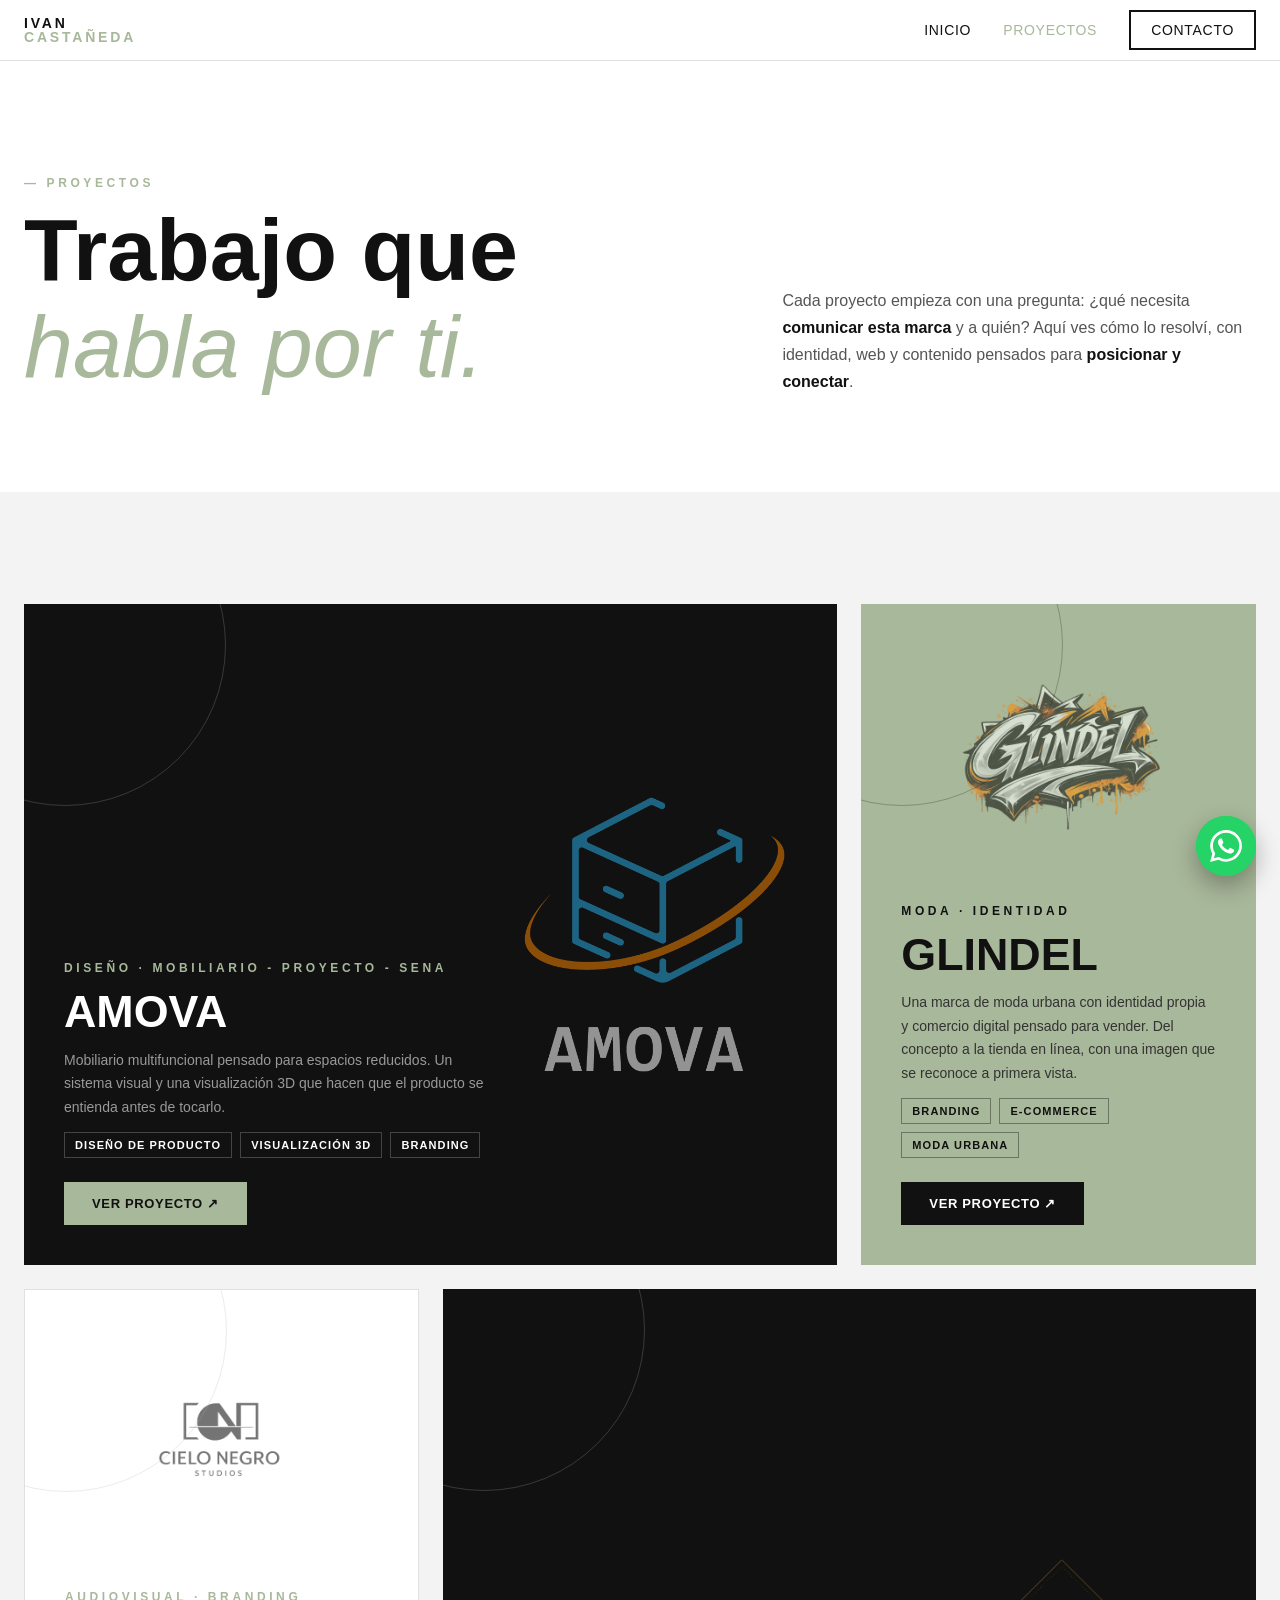
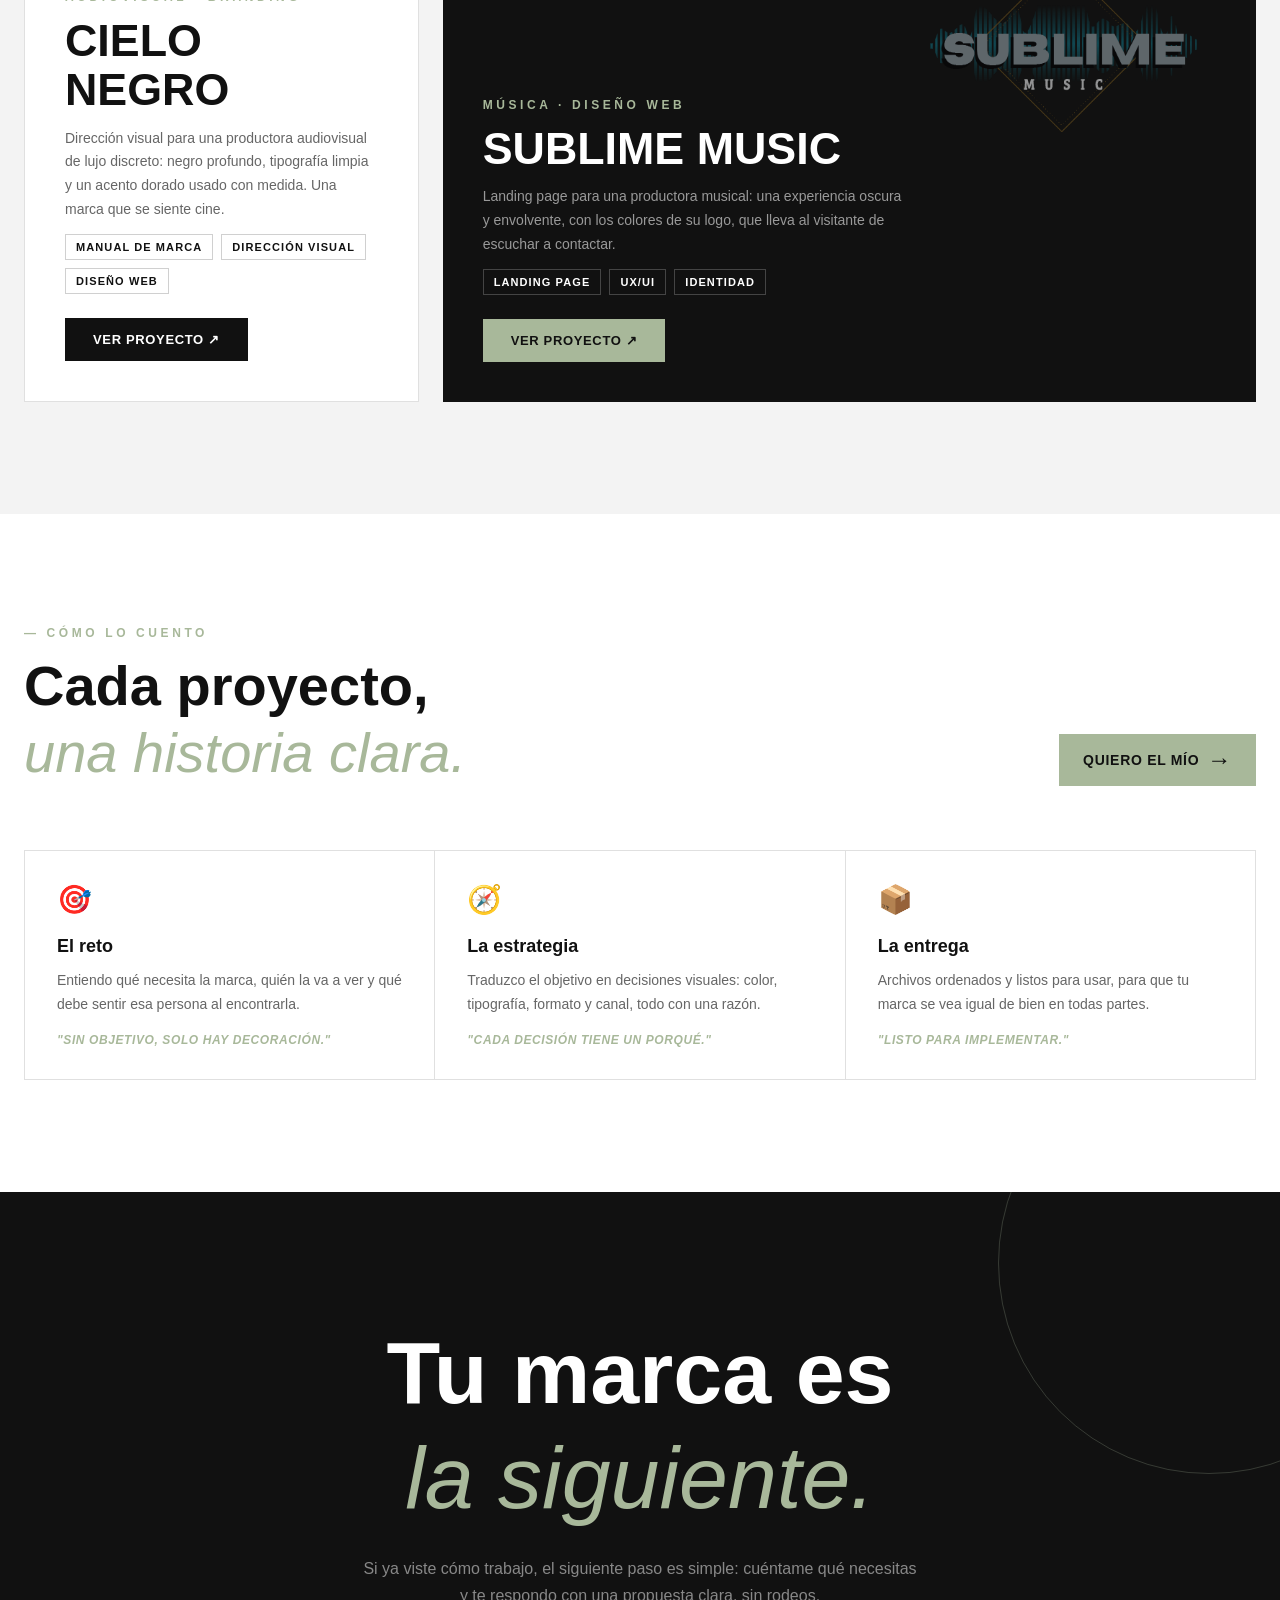
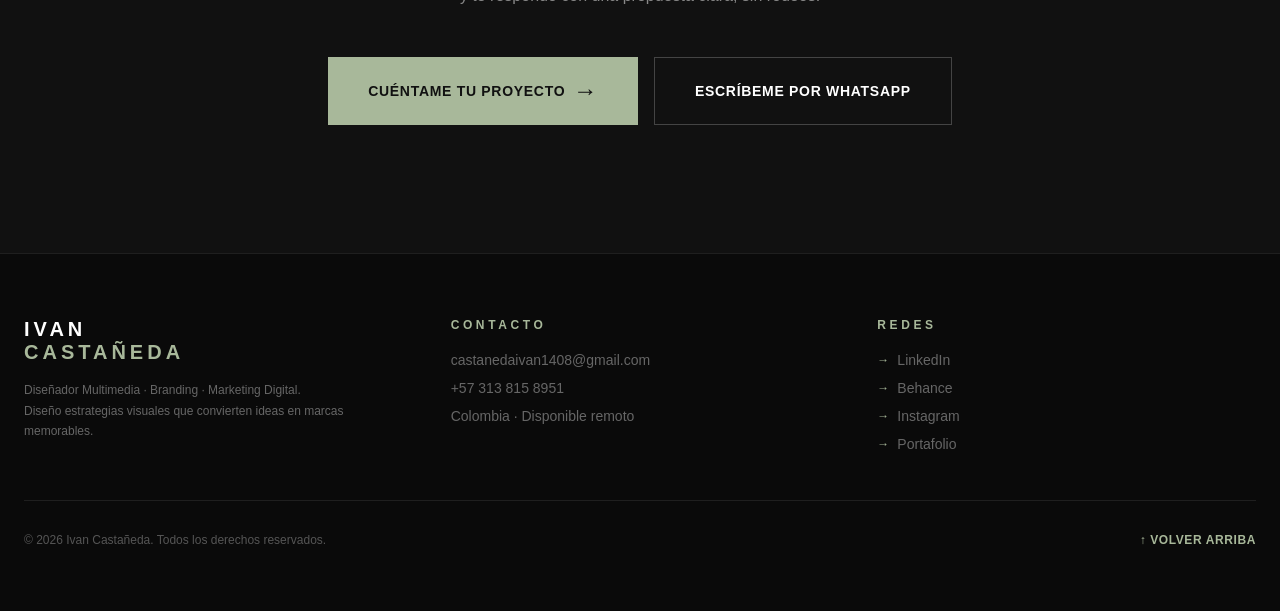
<file: proyectos.html>
<!DOCTYPE html>
<html lang="es">
<head>
    <meta charset="UTF-8">
    <meta name="viewport" content="width=device-width, initial-scale=1.0">
    <meta name="description" content="Proyectos de branding, diseño web y producción audiovisual de Iván Castañeda.">
    <title>Proyectos | Iván Castañeda</title>
    <link rel="stylesheet" href="portafolio.css">
    <!-- Marca la página como "con JavaScript": el CSS solo oculta lo que va a animar si esta clase existe -->
    <script>document.documentElement.classList.add("js");</script>
    <!-- El mismo JS sirve para las 3 páginas; defer = se ejecuta cuando el HTML ya cargó -->
    <script src="portafolio.js" defer></script>
</head>
<body>
<!-- ENCABEZADO FIJO: idéntico en las 3 páginas. Solo cambia aria-current="page", que marca dónde estás -->
<header class="encabezado" id="encabezado">
  <div class="encabezado-contenedor">
    <a href="portafolio.html" class="logo">
      <span class="logo-nombre">IVAN</span>
      <span class="logo-apellido">CASTAÑEDA</span>
    </a>

    <nav aria-label="Navegación principal">
      <ul class="links-barranavegacion" id="menuNavegacion">
        <li><a href="portafolio.html">Inicio</a></li>
        <li><a href="proyectos.html" aria-current="page">Proyectos</a></li>
        <li><a href="contacto.html" class="cta">Contacto</a></li>
      </ul>
    </nav>

    <button class="menu-hamburguesa" id="botonMenu" type="button" aria-label="Abrir menú" aria-expanded="false" aria-controls="menuNavegacion">
      <span></span>
      <span></span>
      <span></span>
    </button>
  </div>
</header>

<!-- SECCIÓN 1: CABECERA DE PÁGINA (grid con áreas "titulo" y "texto") -->
<section class="cabecera-pagina">
  <div class="cabecera-pagina-contenedor">
    <div class="cabecera-pagina-titulo-area revelar">
      <span class="etiqueta-seccion">— Proyectos</span>
      <h1 class="titulo-pagina">
        Trabajo que<br>
        <span class="titulo-pagina-italic">habla por ti.</span>
      </h1>
    </div>
    <div class="cabecera-pagina-texto-area revelar">
      <p class="texto-pagina">
        Cada proyecto empieza con una pregunta: ¿qué necesita <strong>comunicar esta marca</strong> y a quién? Aquí ves cómo lo resolví, con identidad, web y contenido pensados para <strong>posicionar y conectar</strong>.
      </p>
    </div>
  </div>
</section>

<!-- SECCIÓN 2: GALERÍA (grid con áreas amova / glindel / cielo / sublime) -->
<section class="galeria" id="galeria">
  <div class="galeria-contenedor">
    <div class="galeria-rejilla">

      <!-- Tarjeta: AMOVA. "revelar" = animación de entrada al hacer scroll -->
      <article class="proyecto-tarjeta proyecto-oscuro proyecto-amova revelar">
        <!-- Capa visual de fondo: la imagen vive en la carpeta img/. Para cambiarla, reemplaza el archivo o el src -->
        <div class="proyecto-visual" aria-hidden="true">
          <img src="logo-amova.png" alt="" width="396" height="359" loading="lazy">
          <!-- <div class="proyecto-monograma">AM</div> -->
        </div>
        <div class="proyecto-contenido">
          <p class="proyecto-categoria">Diseño · Mobiliario - Proyecto - SENA</p>
          <h3 class="proyecto-titulo">AMOVA</h3>
          <p class="proyecto-descripcion">Mobiliario multifuncional pensado para espacios reducidos. Un sistema visual y una visualización 3D que hacen que el producto se entienda antes de tocarlo.</p>
          <ul class="proyecto-etiquetas">
            <li>Diseño de producto</li>
            <li>Visualización 3D</li>
            <li>Branding</li>
          </ul>
          <!-- REEMPLAZA el href por el enlace real de tu proyecto (Canva, Behance, Figma, Drive...). target="_blank" lo abre en otra pestaña -->
          <a href="/Hoja de vida/Amova actualizado oct 2026/files/index.html" class="proyecto-boton" target="_blank" rel="noopener noreferrer" aria-label="Ver el proyecto AMOVA (se abre en otra pestaña)">Ver proyecto ↗</a>
        </div>
      </article>

      <!-- Tarjeta: GLINDEL. "revelar" = animación de entrada al hacer scroll -->
      <article class="proyecto-tarjeta proyecto-salvia proyecto-glindel revelar">
        <!-- Capa visual de fondo: la imagen vive en la carpeta img/. Para cambiarla, reemplaza el archivo o el src -->
        <div class="proyecto-visual" aria-hidden="true">
          <img src="logo glindel 2026.png" alt="" width="900" height="684" loading="lazy">
          <!-- <div class="proyecto-monograma">GL</div> -->
        </div>
        <div class="proyecto-contenido">
          <p class="proyecto-categoria">Moda · Identidad</p>
          <h3 class="proyecto-titulo">GLINDEL</h3>
          <p class="proyecto-descripcion">Una marca de moda urbana con identidad propia y comercio digital pensado para vender. Del concepto a la tienda en línea, con una imagen que se reconoce a primera vista.</p>
          <ul class="proyecto-etiquetas">
            <li>Branding</li>
            <li>E-commerce</li>
            <li>Moda urbana</li>
          </ul>
          <!-- REEMPLAZA el href por el enlace real de tu proyecto (Canva, Behance, Figma, Drive...). target="_blank" lo abre en otra pestaña -->
          <a href="https://www.canva.com/" class="proyecto-boton" target="_blank" rel="noopener noreferrer" aria-label="Ver el proyecto GLINDEL (se abre en otra pestaña)">Ver proyecto ↗</a>
        </div>
      </article>

      <!-- Tarjeta: CIELO NEGRO. "revelar" = animación de entrada al hacer scroll -->
      <article class="proyecto-tarjeta proyecto-claro proyecto-cielo revelar">
        <!-- Capa visual de fondo: la imagen vive en la carpeta img/. Para cambiarla, reemplaza el archivo o el src -->
        <div class="proyecto-visual" aria-hidden="true">
          <img src="Logo Cielo Negro Studios.png" alt="" width="616" height="401" loading="lazy">
          <!-- <div class="proyecto-monograma">CN</div> -->
        </div>
        <div class="proyecto-contenido">
          <p class="proyecto-categoria">Audiovisual · Branding</p>
          <h3 class="proyecto-titulo">CIELO NEGRO</h3>
          <p class="proyecto-descripcion">Dirección visual para una productora audiovisual de lujo discreto: negro profundo, tipografía limpia y un acento dorado usado con medida. Una marca que se siente cine.</p>
          <ul class="proyecto-etiquetas">
            <li>Manual de marca</li>
            <li>Dirección visual</li>
            <li>Diseño web</li>
          </ul>
          <!-- REEMPLAZA el href por el enlace real de tu proyecto (Canva, Behance, Figma, Drive...). target="_blank" lo abre en otra pestaña -->
          <a href="https://www.canva.com/" class="proyecto-boton" target="_blank" rel="noopener noreferrer" aria-label="Ver el proyecto Cielo Negro (se abre en otra pestaña)">Ver proyecto ↗</a>
        </div>
      </article>

      <!-- Tarjeta: SUBLIME MUSIC. "revelar" = animación de entrada al hacer scroll -->
      <article class="proyecto-tarjeta proyecto-oscuro proyecto-sublime revelar">
        <!-- Capa visual de fondo: la imagen vive en la carpeta img/. Para cambiarla, reemplaza el archivo o el src -->
        <div class="proyecto-visual" aria-hidden="true">
          <img src="logo-sublime-music.png" alt="" width="500" height="358" loading="lazy">
          <!-- <div class="proyecto-monograma">SM</div> -->
        </div>
        <div class="proyecto-contenido">
          <p class="proyecto-categoria">Música · Diseño web</p>
          <h3 class="proyecto-titulo">SUBLIME MUSIC</h3>
          <p class="proyecto-descripcion">Landing page para una productora musical: una experiencia oscura y envolvente, con los colores de su logo, que lleva al visitante de escuchar a contactar.</p>
          <ul class="proyecto-etiquetas">
            <li>Landing page</li>
            <li>UX/UI</li>
            <li>Identidad</li>
          </ul>
          <!-- REEMPLAZA el href por el enlace real de tu proyecto (Canva, Behance, Figma, Drive...). target="_blank" lo abre en otra pestaña -->
          <a href="https://www.canva.com/" class="proyecto-boton" target="_blank" rel="noopener noreferrer" aria-label="Ver el proyecto Sublime Music (se abre en otra pestaña)">Ver proyecto ↗</a>
        </div>
      </article>

    </div>
  </div>
</section>

<!-- SECCIÓN 3: LO QUE ENCUENTRAS EN CADA PROYECTO (reutiliza el diseño de tarjetas de Servicios) -->
<section class="servicios">
  <div class="servicios-container">

    <div class="servicios-header revelar">
      <div class="servicios-heading">
        <span class="seccion-servicios">— Cómo lo cuento</span>
        <h2 class="titulo-secciion-servicios">
          Cada proyecto,<br>
          <span class="titulo-secciion-servicios-italic">una historia clara.</span>
        </h2>
      </div>
      <a href="contacto.html" class="boton-cta">Quiero el mío <span>→</span></a>
    </div>

    <div class="servicios-caja">
      <div class="servicios-box1 revelar">
        <div class="servicios-icono">🎯</div>
        <h3 class="servicios-titulo">El reto</h3>
        <p class="servicios-parrafo">Entiendo qué necesita la marca, quién la va a ver y qué debe sentir esa persona al encontrarla.</p>
        <span class="servicios-frase">"Sin objetivo, solo hay decoración."</span>
      </div>

      <div class="servicios-box1 revelar">
        <div class="servicios-icono">🧭</div>
        <h3 class="servicios-titulo">La estrategia</h3>
        <p class="servicios-parrafo">Traduzco el objetivo en decisiones visuales: color, tipografía, formato y canal, todo con una razón.</p>
        <span class="servicios-frase">"Cada decisión tiene un porqué."</span>
      </div>

      <div class="servicios-box1 revelar">
        <div class="servicios-icono">📦</div>
        <h3 class="servicios-titulo">La entrega</h3>
        <p class="servicios-parrafo">Archivos ordenados y listos para usar, para que tu marca se vea igual de bien en todas partes.</p>
        <span class="servicios-frase">"Listo para implementar."</span>
      </div>
    </div>

  </div>
</section>

<!-- SECCIÓN 4: CIERRE (reutiliza el bloque oscuro de contacto del inicio) -->
<section class="contacto">
  <div class="contacto-container">
    <h2 class="contacto-titulo revelar">
      Tu marca es<br>
      <span class="contacto-titulo-acento">la siguiente.</span>
    </h2>
    <p class="contacto-descripcion revelar">
      Si ya viste cómo trabajo, el siguiente paso es simple: cuéntame qué necesitas y te respondo con una propuesta clara, sin rodeos.
    </p>
    <div class="contacto-boton revelar">
      <a href="contacto.html" class="boton-solido">Cuéntame tu proyecto <span>→</span></a>
      <a href="https://wa.me/573232037503" class="boton2" target="_blank" rel="noopener">Escríbeme por WhatsApp</a>
    </div>
  </div>
</section>

<footer class="footer">
  <div class="footer-container">

    <div class="footer-columnas">

      <div class="footer-columna">
        <div class="footer-logo">
          <div class="footer-logo-top">IVAN</div>
          <div class="footer-logo-bottom">CASTAÑEDA</div>
        </div>
        <p class="footer-descripcion">
          Diseñador Multimedia · Branding · Marketing Digital.<br>
          Diseño estrategias visuales que convierten ideas en marcas memorables.
        </p>
      </div>

      <div class="footer-columna">
        <h4 class="footer-heading">Contacto</h4>
        <ul class="footer-lista">
          <li class="footer-item">castanedaivan1408@gmail.com</li>
          <li class="footer-item">+57 313 815 8951</li>
          <li class="footer-item">Colombia · Disponible remoto</li>
        </ul>
      </div>

      <div class="footer-columna">
        <h4 class="footer-heading">Redes</h4>
        <ul class="footer-lista">
          <li class="footer-item footer-item-link"><span class="footer-flecha">→</span> LinkedIn</li>
          <li class="footer-item footer-item-link"><span class="footer-flecha">→</span> Behance</li>
          <li class="footer-item footer-item-link"><span class="footer-flecha">→</span> Instagram</li>
          <li class="footer-item footer-item-link"><span class="footer-flecha">→</span> Portafolio</li>
        </ul>
      </div>

    </div>

    <div class="footer-bottom">
      <span class="footer-copy">© 2026 Ivan Castañeda. Todos los derechos reservados.</span>
      <button class="footer-volver-arriba" id="botonVolverArriba" type="button">↑ Volver arriba</button>
    </div>

  </div>
</footer>

<!-- BOTÓN FLOTANTE DE WHATSAPP: position: fixed en la esquina inferior derecha -->
<a class="whatsapp-flotante" href="https://wa.me/573232037503?text=Hola%20Iv%C3%A1n%2C%20quisiera%20consultar%20sobre%20tus%20servicios%20multimedia."target="_blank" rel="noopener" aria-label="Escribir a Iván por WhatsApp">
  <span class="whatsapp-etiqueta">Escríbeme por WhatsApp</span>
  <!-- Ícono de WhatsApp en SVG: no necesita imágenes externas y toma el color del texto (currentColor) -->
  <svg viewBox="0 0 24 24" aria-hidden="true" focusable="false"><path d="M17.472 14.382c-.297-.149-1.758-.867-2.03-.967-.273-.099-.471-.148-.67.15-.197.297-.767.966-.94 1.164-.173.199-.347.223-.644.075-.297-.15-1.255-.463-2.39-1.475-.883-.788-1.48-1.761-1.653-2.059-.173-.297-.018-.458.13-.606.134-.133.298-.347.446-.52.149-.174.198-.298.298-.497.099-.198.05-.371-.025-.52-.075-.149-.669-1.612-.916-2.207-.242-.579-.487-.5-.669-.51-.173-.008-.371-.01-.57-.01-.198 0-.52.074-.792.372-.272.297-1.04 1.016-1.04 2.479 0 1.462 1.065 2.875 1.213 3.074.149.198 2.096 3.2 5.077 4.487.709.306 1.262.489 1.694.625.712.227 1.36.195 1.871.118.571-.085 1.758-.719 2.006-1.413.248-.694.248-1.289.173-1.413-.074-.124-.272-.198-.57-.347m-5.421 7.403h-.004a9.87 9.87 0 01-5.031-1.378l-.361-.214-3.741.982.998-3.648-.235-.374a9.86 9.86 0 01-1.51-5.26c.001-5.45 4.436-9.884 9.888-9.884 2.64 0 5.122 1.03 6.988 2.898a9.825 9.825 0 012.893 6.994c-.003 5.45-4.437 9.884-9.885 9.884m8.413-18.297A11.815 11.815 0 0012.05 0C5.495 0 .16 5.335.157 11.892c0 2.096.547 4.142 1.588 5.945L.057 24l6.305-1.654a11.882 11.882 0 005.683 1.448h.005c6.554 0 11.89-5.335 11.893-11.893a11.821 11.821 0 00-3.48-8.413Z"/></svg>
</a>

</body>
</html>
</file>
<file: portafolio.css>
* {
  margin: 0;
  padding: 0;
  box-sizing: border-box;
}

body {
  font-family: sans-serif;
}

/* =====================================================================
   ENCABEZADO FIJO (reemplaza al antiguo .header)
   ===================================================================== */

html {
  scroll-behavior: smooth;   /* al pulsar un enlace interno (#servicios) la página se desliza suave en vez de saltar */
  scroll-padding-top: 80px;  /* deja 80px libres arriba al llegar a una sección, para que el encabezado fijo no la tape */
}

.encabezado {
  position: fixed;                        /* lo saca del flujo normal y lo pega a la ventana: NO se mueve al hacer scroll (header estático) */
  top: 0;                                 /* pegado al borde superior de la ventana */
  left: 0;                                /* pegado al borde izquierdo */
  width: 100%;                            /* ocupa todo el ancho (al ser fixed ya no se estira solo) */
  z-index: 1000;                          /* capa alta: siempre por encima del contenido de las secciones */
  background-color: rgba(255, 255, 255, 0.96); /* blanco casi opaco para que el texto que pasa por debajo no estorbe */
  backdrop-filter: blur(8px);             /* desenfoca lo que queda detrás del encabezado (efecto vidrio) */
  border-bottom: 1px solid #E0E0E0;       /* línea fina gris que lo separa del contenido */
  transition: box-shadow 0.3s ease;       /* la sombra aparece de forma suave, no de golpe */
}

.encabezado.con-sombra {
  box-shadow: 0 6px 24px rgba(0, 0, 0, 0.08); /* sombra suave; JS agrega esta clase cuando bajas más de 10px */
}

.encabezado-contenedor {
  position: relative;        /* será el "punto de referencia" del menú desplegable, que usa position: absolute */
  max-width: 1280px;         /* mismo ancho máximo que el resto del sitio */
  margin: 0 auto;            /* centrado horizontal */
  padding: 16px 24px;        /* aire interno: 16px arriba/abajo, 24px a los lados */
  display: flex;             /* FLEXBOX: pone logo, menú y hamburguesa en una fila */
  align-items: center;       /* los centra verticalmente */
  justify-content: space-between; /* logo a la izquierda, menú a la derecha, espacio en medio */
}

.logo {
  display: flex;
  flex-direction: column;
  line-height: 1;
  text-decoration: none;
}

.logo-nombre,
.logo-apellido {
  font-size: 14px;
  font-weight: 800;
  letter-spacing: 0.2em;
  text-transform: uppercase;
}

.logo-nombre {
  color: #111111;
}

.logo-apellido {
  color: #A8B89A;
}


.links-barranavegacion {
  display: flex;
  gap: 32px;
  align-items: center;
  list-style: none;
}

.links-barranavegacion a {
  font-size: 14px;
  font-weight: 500;
  letter-spacing: 0.05em;
  text-transform: uppercase;
  text-decoration: none;
  color: #111111;
  transition: color 0.2s ease;
}

.links-barranavegacion a:hover {
  color: #A8B89A;
}


.cta {
  font-weight: 600;
  letter-spacing: 0.1em;
  padding: 10px 20px;
  border: 2px solid #111111;
  background: transparent;
  transition: all 0.2s ease;
}

.cta:hover {
  background-color: #111111;
  color: #ffffff;
}


.menu-hamburguesa {
  display: none;
  flex-direction: column;
  gap: 6px;
  padding: 8px;
  background: none;
  border: none;
  cursor: pointer;
}

.menu-hamburguesa span {
  display: block;
  width: 24px;
  height: 2px;
  background-color: #111111;
  transition: all 0.2s ease;
}


/* =====================================================================
   MENÚ RESPONSIVE (pantallas de 768px o menos): se despliega con la hamburguesa
   ===================================================================== */
@media (max-width: 768px) {

  .menu-hamburguesa {
    display: flex;              /* en móvil sí se muestra el botón de tres rayas */
  }

  .links-barranavegacion {
    position: absolute;         /* el menú "flota" sin empujar el contenido de abajo */
    top: 100%;                  /* empieza justo donde termina .encabezado-contenedor (su referencia relative) */
    left: 0;                    /* pegado al borde izquierdo de esa referencia */
    width: 100%;                /* ocupa todo el ancho de la pantalla */
    flex-direction: column;     /* FLEXBOX: los enlaces pasan de fila a columna */
    align-items: stretch;       /* cada <li> se estira a todo el ancho */
    gap: 0;                     /* quita los 32px de separación del escritorio; el espacio lo dan los enlaces */
    background-color: #ffffff;  /* fondo sólido para que se lea sobre el contenido */
    max-height: 0;              /* CERRADO: altura cero... */
    overflow: hidden;           /* ...y lo que no cabe se oculta */
    opacity: 0;                 /* invisible */
    visibility: hidden;         /* además no se puede enfocar con el teclado mientras está cerrado */
    transition: max-height 0.4s ease, opacity 0.3s ease, visibility 0.3s ease; /* animación de apertura/cierre */
  }

  .links-barranavegacion.abierto {
    max-height: 480px;          /* ABIERTO: altura suficiente para todos los enlaces (se anima de 0 a 480) */
    opacity: 1;                 /* visible */
    visibility: visible;        /* se puede enfocar y pulsar */
    border-bottom: 1px solid #E0E0E0; /* línea inferior solo cuando está abierto */
    box-shadow: 0 16px 24px rgba(0, 0, 0, 0.08); /* sombra para separarlo del contenido */
  }

  .links-barranavegacion li a {
    display: block;             /* el enlace ocupa toda la fila, así es fácil pulsarlo con el dedo */
    padding: 16px 24px;         /* área táctil cómoda */
  }

  .links-barranavegacion a.cta {
    margin: 12px 24px 24px;     /* el botón "Trabajemos" se separa de los bordes */
    text-align: center;         /* texto centrado dentro del botón */
    padding: 14px 20px;         /* mismo padding del botón original, un poco más alto */
  }

  /* Animación de la hamburguesa: las 3 rayas se convierten en una X cuando el menú está abierto */
  .menu-hamburguesa.abierto span:nth-child(1) {
    transform: translateY(8px) rotate(45deg);   /* la raya de arriba baja 8px (6px de gap + 2px de alto) y gira */
  }
  .menu-hamburguesa.abierto span:nth-child(2) {
    opacity: 0;                                 /* la raya del medio desaparece */
  }
  .menu-hamburguesa.abierto span:nth-child(3) {
    transform: translateY(-8px) rotate(-45deg); /* la de abajo sube 8px y gira al lado contrario: forma la X */
  }
}



.hero {
  min-height: 100vh;
  display: flex;
  flex-direction: column;
  justify-content: center;
  align-items: center;
  background-color: #ffffff;
  padding-top: 80px;
  padding-bottom: 40px;
}

.hero-contenedor {
  max-width: 1280px;
  width: 100%;
  margin: 0 auto;
  padding: 64px 24px;
  display: flex;
  flex-wrap: wrap;
  gap: 64px;
  align-items: center;
  justify-content: center;
}


.hero-texto {
  flex: 1 1 480px;
  max-width: 600px;
  display: flex;
  flex-direction: column;
}


.etiqueta {
  display: inline-flex;
  align-items: center;
  gap: 8px;
  margin-bottom: 32px;
  padding: 8px 16px;
  border: 1px solid #A8B89A;
  background-color: rgba(168, 184, 154, 0.1);
  width: fit-content;
}

.etiqueta-Disponible-para-proyectos {
  width: 8px;
  height: 8px;
  border-radius: 50%;
  background-color: #A8B89A;
}

.etiqueta-Disponible-para-proyectos-insignia {
  font-size: 12px;
  font-weight: 600;
  letter-spacing: 0.25em;
  text-transform: uppercase;
  color: #A8B89A;
}


.hero-titulo-diseño {
  font-size: clamp(3.2rem, 8vw, 6.5rem);
  font-weight: 800;
  color: #111111;
  line-height: 1;
  margin-bottom: 24px;
}

.hero-titulo-que {
  font-style: italic;
  font-weight: 300;
  font-size: clamp(3.2rem, 8vw, 6.5rem);
}

.hero-titulo-convierte {
  color: #A8B89A;
  font-size: clamp(3.2rem, 8vw, 6.5rem);
}


.hero-texto1 {
  font-size: 18px;
  color: #555555;
  line-height: 1.7;
  margin-bottom: 40px;
  max-width: 420px;
}

.hero-texto1-strong {
  color: #111111;
  font-weight: 600;
}


.hero-botones {
  display: flex;
  flex-wrap: wrap;
  gap: 16px;
  margin-bottom: 48px;
}

.boton {
  display: inline-flex;
  align-items: center;
  gap: 8px;
  padding: 16px 32px;
  font-size: 14px;
  font-weight: 600;
  letter-spacing: 0.05em;
  text-transform: uppercase;
  text-decoration: none;
  transition: all 0.3s ease;
}

.boton-Trabajemos-juntos {
  background-color: #111111;
  color: #ffffff;
}

.boton-Trabajemos-juntos:hover {
  background-color: #A8B89A;
  color: #111111;
}

.boton-Ver-Portafolio {
  border: 2px solid #111111;
  color: #111111;
}

.boton-Ver-Portafolio:hover {
  background-color: #111111;
  color: #ffffff;
}


.hero-Estadisticas {
  display: flex;
  gap: 40px;
  padding-top: 32px;
  border-top: 1px solid #E0E0E0;
}

.Estadisticas-numero {
  font-size: 24px;
  font-weight: 800;
  color: #111111;
}

.Estadisticas-texto {
  font-size: 12px;
  color: #888888;
  letter-spacing: 0.05em;
}


.hero-foto {
  flex: 1 1 340px;
  display: flex;
  justify-content: center;
  align-items: center;
}

.cinta-foto {
  display: flex;
  flex-direction: column;
  align-items: center;
  transform: rotate(2deg);
}

.cinta-foto-decoracion {
  width: 80px;
  height: 20px;
  background-color: #A8B89A;
  opacity: 0.75;
  transform: rotate(-2deg);
  margin-bottom: -10px;
  z-index: 1;
}

.cinta-foto-marco {
  display: flex;
  flex-direction: column;
  align-items: center;
  background-color: #ffffff;
  padding: 14px 14px 32px;
  border: 1px solid #E8E8E8;
  box-shadow: 0 20px 40px rgba(0, 0, 0, 0.2);
}

.cinta-foto-imagen {
  width: 280px;
  height: 340px;
  overflow: hidden;
  background-color: #cccccc;
}

.cinta-foto-imagen img {
  width: 100%;
  height: 100%;
  object-fit: cover;
  filter: grayscale(100%);
}

.cinta-foto-pie-de-foto {
  margin-top: 12px;
  font-size: 14px;
  font-weight: 600;
  letter-spacing: 0.15em;
  text-transform: uppercase;
  color: #111111;
}


.scroll-indicador {
  display: flex;
  flex-direction: column;
  align-items: center;
  gap: 8px;
  opacity: 0.6;
  margin-top: 40px;
}

.scroll-indicador span:first-child {
  font-size: 12px;
  letter-spacing: 0.3em;
  text-transform: uppercase;
  color: #888888;
}

.scroll-flecha {
  width: 1px;
  height: 48px;
  background: linear-gradient(to bottom, #111111, transparent);
  animation: pulse 1.8s ease-in-out infinite;
} 
 
.scroll-indicador span:last-child {
  font-size: 18px;
  color: #111111;
} 



@media (max-width: 768px) {
  .hero-contenedor {
    flex-direction: column;
    text-align: center;
    padding: 40px 24px;
  }

  .hero-texto {
    align-items: center;
  }

  .hero-botones {
    justify-content: center;
  }

  .hero-Estadisticas {
    justify-content: center;
  }
}


.sobre-mi {
  padding: 112px 0;
  background-color: #F3F3F3;
}

.sobre-mi-contenedor {
  max-width: 1280px;
  margin: 0 auto;
  padding: 0 24px;
  display: flex;
  flex-wrap: wrap;
  gap: 64px;
  align-items: center;
  justify-content: center;
}


.sobre-mi-imagen {
  flex: 1 1 400px;
  display: flex;
  align-items: center;
  gap: 24px;
}

.sobre-mi-imagen-contenedor {
  display: flex;
  flex-direction: column;
  align-items: flex-start;
  width: fit-content;
}


.cuadrado-con-borde {
  width: 48px;
  height: 48px;
  border: 2px solid #111111;
  margin-left: -20px;
  margin-bottom: -140px;
  align-self: flex-start;
}


.marco-imagen {
  width: 100%;
  max-width: 380px;
  aspect-ratio: 4 / 5;
  background-color: #111111;
  overflow: hidden;
}

.marco-imagen img {
  width: 100%;
  height: 100%;
  object-fit: cover;
  opacity: 0.8;
  filter: grayscale(100%);
}


.cuadrado-verde {
  width: 96px;
  height: 96px;
  background-color: #A8B89A;
  align-self: flex-end;
  margin-top: -30px;
  margin-right: -20px;
}


.texto-vertical {
  display: flex;
  align-items: center;
  writing-mode: vertical-rl;
  transform: rotate(180deg);
}

.texto-vertical span {
  font-size: 12px;
  font-weight: 700;
  letter-spacing: 0.4em;
  text-transform: uppercase;
  color: #A8B89A;
  white-space: nowrap;
}


.sobre-mi-texto {
  flex: 1 1 480px;
  max-width: 600px;
  display: flex;
  flex-direction: column;
}

.linea-sobre-mi {
  font-size: 12px;
  font-weight: 700;
  letter-spacing: 0.3em;
  text-transform: uppercase;
  color: #A8B89A;
  margin-bottom: 12px;
}

.titulo-sobre-mi {
  font-size: clamp(2.2rem, 5vw, 3.8rem);
  font-weight: 800;
  color: #111111;
  line-height: 1.2;
  margin-bottom: 24px;
}

.titulo-sobre-mi-italic {
  font-style: italic;
  font-weight: 300;
  font-size: clamp(2.2rem, 5vw, 3.8rem);
  color: #A8B89A;
}

.sobre-mi-descripcion {
  font-size: 16px;
  color: #555555;
  line-height: 1.7;
  margin-bottom: 24px;
}

.sobre-mi-descripcion:first-of-type {
  margin-bottom: 40px;
}

.sobre-mi-descripcion strong {
  color: #111111;
  font-weight: 600;
}

.sobre-mi-link {
  display: inline-flex;
  align-items: center;
  gap: 8px;
  width: fit-content;
  font-size: 14px;
  font-weight: 700;
  letter-spacing: 0.05em;
  text-transform: uppercase;
  text-decoration: none;
  color: #111111;
  border-bottom: 2px solid #A8B89A;
  padding-bottom: 4px;
  transition: color 0.2s ease;
}

.sobre-mi-link:hover {
  color: #A8B89A;
}


@media (max-width: 900px) {
  .sobre-mi-contenedor {
    flex-direction: column;
    text-align: center;
  }

  .sobre-mi-imagen-contenedor {
    flex-direction: column;
    justify-content: center;
  }

  .texto-vertical {
    writing-mode: vertical-rl;
    transform: none;
    margin-top: 32px;
  }

  .sobre-mi-texto {
    align-items: center;
  }

  .sobre-mi-link {
    margin: 0 auto;
  }
}

.servicios {
  padding: 112px 0;
  background-color: #ffffff;
}

.servicios-container {
  max-width: 1280px;
  margin: 0 auto;
  padding: 0 24px;
  display: flex;
  flex-direction: column;
}


.servicios-header {
  display: flex;
  flex-wrap: wrap;
  align-items: flex-end;
  justify-content: space-between;
  gap: 24px;
  margin-bottom: 64px;
}

.servicios-heading {
  display: flex;
  flex-direction: column;
}

.seccion-servicios {
  font-size: 12px;
  font-weight: 700;
  letter-spacing: 0.3em;
  text-transform: uppercase;
  color: #A8B89A;
  margin-bottom: 12px;
}

.titulo-secciion-servicios {
  font-size: clamp(2rem, 5vw, 3.5rem);
  font-weight: 800;
  color: #111111;
  line-height: 1.2;
}

.titulo-secciion-servicios-italic {
  font-style: italic;
  font-weight: 300;
  color: #A8B89A;
  font-size: clamp(2rem, 5vw, 3.5rem);
}

.boton-cta {
  display: inline-flex;
  align-items: center;
  gap: 8px;
  font-size: 14px;
  font-weight: 700;
  letter-spacing: 0.05em;
  text-transform: uppercase;
  text-decoration: none;
  padding: 12px 24px;
  background-color: #A8B89A;
  color: #111111;
  transition: all 0.3s ease;
  width: fit-content;
}

.boton-cta:hover {
  background-color: #111111;
  color: #ffffff;
}


.servicios-caja {
  display: flex;
  flex-wrap: wrap;
  background-color: #ffffff;
  border-top: 1px solid #E0E0E0;
  border-left: 1px solid #E0E0E0;
}

.servicios-box1 {
  flex: 1 1 320px;
  display: flex;
  flex-direction: column;
  padding: 32px;
  background-color: #ffffff;
  border-right: 1px solid #E0E0E0;
  border-bottom: 1px solid #E0E0E0;
  transition: background-color 0.3s ease;
  cursor: default;
}

.servicios-box1:hover {
  background-color: #111111;
}

.servicios-icono {
  font-size: 28px;
  margin-bottom: 20px;
}

.servicios-titulo {
  font-size: 18px;
  font-weight: 700;
  color: #111111;
  margin-bottom: 12px;
  transition: color 0.3s ease;
}

.servicios-box1:hover .servicios-titulo {
  color: #ffffff;
}

.servicios-parrafo {
  font-size: 14px;
  color: #666666;
  line-height: 1.7;
  margin-bottom: 16px;
  transition: color 0.3s ease;
}

.servicios-box1:hover .servicios-parrafo {
  color: #cccccc;
}

.servicios-frase {
  font-size: 12px;
  font-weight: 700;
  letter-spacing: 0.05em;
  text-transform: uppercase;
  color: #A8B89A;
  font-style: italic;
  margin-top: auto;
}


@media (max-width: 768px) {
  .servicios-header {
    flex-direction: column;
    align-items: flex-start;
  }
}

.herramientas {
  padding: 80px 0;
  background-color: #111111;
  overflow: hidden;
}


.herramientas-header {
  max-width: 1280px;
  margin: 0 auto;
  padding: 0 24px;
  margin-bottom: 40px;
  display: flex;
  flex-direction: column;
}

.herramientas-heading-fila {
  display: flex;
  align-items: center;
  gap: 16px;
}

.seccion-herramientas {
  font-size: 12px;
  font-weight: 700;
  letter-spacing: 0.3em;
  text-transform: uppercase;
  color: #A8B89A;
  white-space: nowrap;
}

.linea {
  height: 1px;
  flex: 1;
  background-color: #333333;
}

.titulo-seccion-herramientas{
  margin-top: 16px;
  font-size: clamp(1.8rem, 4vw, 3rem);
  font-weight: 800;
  color: #ffffff;
  line-height: 1.2;
}


.seccion-herramientas-lista {
  display: flex;
  flex-wrap: wrap;
  justify-content: center;
  gap: 24px;
  padding: 0 24px;
}

.herramienta {
  display: flex;
  flex-direction: column;
  align-items: center;
  gap: 8px;
  cursor: default;
}

.herramienta-icono {
  width: 56px;
  height: 56px;
  display: flex;
  align-items: center;
  justify-content: center;
  font-size: 18px;
  font-weight: 800;
  transition: all 0.3s ease;
}

.herramienta:hover .herramienta-icono {
  transform: scale(1.1);
  box-shadow: 0 8px 20px rgba(0, 0, 0, 0.4);
}

.herramienta-nombre {
  font-size: 12px;
  color: #888888;
  letter-spacing: 0.05em;
  transition: color 0.2s ease;
}

.herramienta:hover .herramienta-nombre {
  color: #cccccc;
}

.proceso {
  padding: 112px 0;
  background-color: #F3F3F3;
}

.proceso-container {
  max-width: 1280px;
  margin: 0 auto;
  padding: 0 24px;
  display: flex;
  flex-direction: column;
}


.proceso-header {
  display: flex;
  flex-direction: column;
  margin-bottom: 64px;
}

.seccion-proceso {
  font-size: 12px;
  font-weight: 700;
  letter-spacing: 0.3em;
  text-transform: uppercase;
  color: #A8B89A;
  margin-bottom: 12px;
}

.proceso-titulo {
  font-size: clamp(2rem, 5vw, 3.5rem);
  font-weight: 800;
  color: #111111;
  line-height: 1.2;
}

.proceso-titulo-italic {
  font-style: italic;
  font-weight: 300;
  color: #A8B89A;
  font-size: clamp(2rem, 5vw, 3.5rem);
}


.proceso-lista {
  display: flex;
  flex-direction: column;
}

.pasos-de-proceso {
  display: flex;
  flex-wrap: wrap;
  align-items: flex-start;
  gap: 32px;
  padding: 32px 0;
  border-bottom: 1px solid #D0D0D0;
  transition: background-color 0.3s ease;
}

.pasos-de-proceso.last-step {
  border-bottom: none;
}

.pasos-de-proceso:hover {
  background-color: rgba(0, 0, 0, 0.02);
}


.proceso-numero {
  flex-shrink: 0;
  width: 64px;
  height: 64px;
  display: flex;
  align-items: center;
  justify-content: center;
  border: 2px solid #111111;
  background-color: #F3F3F3;
  transition: all 0.3s ease;
}

.pasos-de-proceso:hover .proceso-numero-box {
  background-color: #111111;
}

.proceso-numero {
  font-size: 12px;
  font-weight: 800;
  letter-spacing: 0.1em;
  color: #111111;
  transition: color 0.3s ease;
}

.pasos-de-proceso:hover .proceso-numero {
  color: #A8B89A;
}


.seccion-proceso-contenido {
  flex: 1 1 400px;
  padding-top: 16px;
}

.seccion-proceso-titulo {
  font-size: 20px;
  font-weight: 700;
  color: #111111;
  margin-bottom: 8px;
  transition: color 0.3s ease;
}

.pasos-de-proceso:hover .seccion-proceso-titulo {
  color: #A8B89A;
}

.seccion-proceso-descripcion {
  font-size: 14px;
  color: #666666;
  line-height: 1.7;
  max-width: 520px;
}


.flecha {
  padding-top: 24px;
  opacity: 0.3;
  display: none;
}

span {
  font-size: 24px;
  color: #111111;
}


@media (min-width: 1024px) {
  .flecha {
    display: block;
  }
}

@media (max-width: 600px) {
  .pasos-de-proceso {
    gap: 16px;
  }

  .seccion-proceso-contenido {
    padding-top: 0;
  }
}



.seccion-por-que {
  padding: 112px 0;
  background-color: #0a0a0a;
  
}

.seccion-por-que-container {
  max-width: 1280px;
  margin: 0 auto;
  padding: 0 24px;
  display: flex;
  flex-wrap: wrap;
  gap: 64px;
  align-items: center;
  justify-content: center;
}


.seccion-por-que-texto-columna {
  flex: 1 1 480px;
  max-width: 600px;
  display: flex;
  flex-direction: column;
  
}

.seccion-por-que-texto-titulo {
  font-family: var(--font-display);
  font-size: 12px;
  font-weight: 700;
  letter-spacing: 0.3em;
  text-transform: uppercase;
  color: #A8B89A;
  margin-bottom: 12px;
  
}

.seccion-por-que-titulo {
  font-family: var(--font-display);
  font-size: clamp(2rem, 5vw, 3.5rem);
  font-weight: 800;
  color: #ffffff;
  line-height: 1.2;
  margin-bottom: 24px;
}

.seccion-por-que-titulo-1 {
  color: #A8B89A;
  font-style: italic;
  font-weight: 300;
  font-size: clamp(2rem, 5vw, 3.5rem);
}

.seccion-por-que-descripcion {
  font-size: 16px;
  color: #888888;
  line-height: 1.7;
  margin-bottom: 40px;
}

.seccion-por-que-descripcion strong {
  color: #ffffff;
  font-weight: 500;
}

.seccion-por-que-boton-cta {
  display: inline-flex;
  align-items: center;
  gap: 8px;
  width: fit-content;
  padding: 16px 32px;
  background-color: #A8B89A;
  color: #111111;
  font-family: var(--font-display);
  font-weight: 700;
  letter-spacing: 0.05em;
  font-size: 14px;
  text-transform: uppercase;
  text-decoration: none;
  transition: background-color 0.3s ease;
}

.seccion-por-que-boton-cta:hover {
  background-color: #ffffff;
}


.lista-de-habilidades {
  flex: 1 1 480px;
  display: flex;
  flex-wrap: wrap;
  gap: 12px;
}

.habilidad-cuadro {
  display: flex;
  align-items: center;
  gap: 8px;
  padding: 10px 16px;
  border: 1px solid #333333;
  cursor: default;
  transition: border-color 0.2s ease, background-color 0.2s ease;
}

.habilidad-cuadro:hover {
  border-color: #A8B89A;
  background-color: rgba(168, 184, 154, 0.1);
}

.habilidad-check {
  color: #A8B89A;
  font-size: 14px;
}

.habilidad-nombre {
  font-family: var(--font-display);
  font-size: 14px;
  font-weight: 500;
  color: #cccccc;
  transition: color 0.2s ease;
}

.habilidad-cuadro:hover .habilidad-nombre {
  color: #ffffff;
}


@media (max-width: 900px) {
  .seccion-por-que-container {
    text-align: center;
  }

  .seccion-por-que-texto-columna {
    align-items: center;
  }

  .seccion-por-que-boton-cta {
    margin: 0 auto;
  }

  .lista-de-habilidades {
    justify-content: center;
  }
}



.testimonios {
  padding: 112px 0;
  background-color: #ffffff;
}

.testimonios-container {
  max-width: 1280px;
  margin: 0 auto;
  padding: 0 24px;
  display: flex;
  flex-direction: column;
}


.testimonios-header {
  display: flex;
  flex-direction: column;
  margin-bottom: 64px;
}

.seccion-testimonios {
  font-family: var(--font-display);
  font-size: 12px;
  font-weight: 700;
  letter-spacing: 0.3em;
  text-transform: uppercase;
  color: #A8B89A;
  margin-bottom: 12px;
}

.seccion-testimonios-titulo {
  font-family: var(--font-display);
  font-size: clamp(2rem, 5vw, 3.5rem);
  font-weight: 800;
  color: #111111;
  line-height: 1.2;
}

.seccion-testimonios-titulo-italic {
  font-style: italic;
  font-weight: 300;
  color: #A8B89A;
  font-size: clamp(2rem, 5vw, 3.5rem);
}


.seccion-testimonios-tarjetas {
  display: flex;
  flex-wrap: wrap;
  gap: 24px;
}

.seccion-testimonios-box {
  flex: 1 1 320px;
  display: flex;
  flex-direction: column;
  padding: 32px;
  border: 1px solid #E0E0E0;
  cursor: default;
  transition: border-color 0.3s ease, box-shadow 0.3s ease;
}

.seccion-testimonios-box:hover {
  border-color: #A8B89A;
  box-shadow: 0 10px 30px rgba(0, 0, 0, 0.1);
}


.seccion-testimonios-estrellas {
  display: flex;
  gap: 4px;
  margin-bottom: 20px;
}

.seccion-testimonios-estrellas span {
  color: #A8B89A;
  font-size: 14px;
}


.seccion-testimonios-texto {
  font-size: 14px;
  color: #555555;
  line-height: 1.7;
  font-style: italic;
  margin-bottom: 24px;
}


.seccion-testimonios-texto-cliente {
  display: flex;
  align-items: center;
  gap: 12px;
  padding-top: 16px;
  border-top: 1px solid #E0E0E0;
  margin-top: auto;
}

.seccion-testimonios-cliente-foto {
  width: 40px;
  height: 40px;
  object-fit: cover;
  filter: grayscale(100%);
}

.seccion-testimonios-cliente-info {
  display: flex;
  flex-direction: column;
}

.seccion-testimonios-cliente-nombre {
  font-family: var(--font-display);
  font-size: 14px;
  font-weight: 700;
  color: #111111;
}

.seccion-testimonios-cliente-rol {
  font-size: 12px;
  color: #888888;
}



.contacto {
  position: relative;   /* referencia para el círculo decorativo (position: absolute) */
  overflow: hidden;     /* recorta la parte del círculo que sale de la sección */
  padding: 128px 0;
  background-color: #111111;
}

.contacto-container {
  position: relative;   /* necesario para que z-index funcione */
  z-index: 1;           /* el contenido queda por encima del círculo decorativo */
  max-width: 800px;
  margin: 0 auto;
  padding: 0 24px;
  display: flex;
  flex-direction: column;
  align-items: center;
  text-align: center;
}



.contacto-titulo {
  font-family: var(--font-display);
  font-size: clamp(2.5rem, 7vw, 5.5rem);
  font-weight: 800;
  color: #ffffff;
  line-height: 1.2;
  margin-bottom: 24px;
}

.contacto-titulo-acento {
  color: #A8B89A;
  font-style: italic;
  font-weight: 300;
  font-size: clamp(2.5rem, 7vw, 5.5rem);
}


.contacto-descripcion {
  font-size: 16px;
  color: #888888;
  line-height: 1.7;
  max-width: 560px;
  margin-bottom: 48px;
  
}


.contacto-boton {
  display: flex;
  flex-wrap: wrap;
  gap: 16px;
  justify-content: center;
}

.boton-solido,
.boton2 {
  display: inline-flex;
  align-items: center;
  justify-content: center;
  gap: 8px;
  padding: 20px 40px;
  font-family: var(--font-display);
  font-weight: 700;
  letter-spacing: 0.05em;
  font-size: 14px;
  text-transform: uppercase;
  text-decoration: none;
  transition: all 0.3s ease;
}

.boton-solido {
  background-color: #A8B89A;
  color: #111111;
}

.boton-solido:hover {
  background-color: #ffffff;
}

.boton2 {
  border: 1px solid #444444;
  color: #ffffff;
  font-weight: 600;
}

.boton2:hover {
  border-color: #A8B89A;
  color: #A8B89A;
}


@media (max-width: 500px) {
  .contacto-boton {
    flex-direction: column;
    width: 100%;
  }

  .boton-solido,
  .boton2 {
    width: 100%;
  }
}



.footer {
  background-color: #0a0a0a;
  border-top: 1px solid #1f1f1f;
  padding: 64px 0;
}

.footer-container {
  max-width: 1280px;
  margin: 0 auto;
  padding: 0 24px;
  display: flex;
  flex-direction: column;
}


.footer-columnas {
  display: flex;
  flex-wrap: wrap;
  gap: 48px;
  margin-bottom: 48px;
}

.footer-columna {
  flex: 1 1 240px;
  display: flex;
  flex-direction: column;
}


.footer-logo {
  display: flex;
  flex-direction: column;
  font-family: var(--font-display);
  margin-bottom: 16px;
}

.footer-logo-top {
  font-size: 20px;
  font-weight: 800;
  letter-spacing: 0.2em;
  text-transform: uppercase;
  color: #ffffff;
}

.footer-logo-bottom {
  font-size: 20px;
  font-weight: 800;
  letter-spacing: 0.2em;
  text-transform: uppercase;
  color: #A8B89A;
}

.footer-descripcion {
  font-size: 12px;
  color: #666666;
  line-height: 1.7;
  max-width: 320px;
}


.footer-heading {
  font-family: var(--font-display);
  font-size: 12px;
  font-weight: 700;
  letter-spacing: 0.3em;
  text-transform: uppercase;
  color: #A8B89A;
  margin-bottom: 20px;
}


.footer-lista {
  display: flex;
  flex-direction: column;
  gap: 12px;
  list-style: none;
}

.footer-item {
  font-size: 14px;
  color: #666666;
  cursor: pointer;
  transition: color 0.2s ease;
}

.footer-item:hover {
  color: #A8B89A;
}

.footer-item-link {
  display: flex;
  align-items: center;
  gap: 8px;
}

.footer-flecha {
  color: #A8B89A;
  font-size: 12px;
}


.footer-bottom {
  display: flex;
  flex-wrap: wrap;
  align-items: center;
  justify-content: space-between;
  gap: 16px;
  padding-top: 32px;
  border-top: 1px solid #1f1f1f;
}

.footer-copy {
  font-size: 12px;
  color: #555555;
}

.footer-volver-arriba {
  display: flex;
  align-items: center;
  gap: 8px;
  background: none;
  border: none;
  font-family: var(--font-display);
  font-size: 12px;
  font-weight: 700;
  letter-spacing: 0.05em;
  text-transform: uppercase;
  color: #A8B89A;
  cursor: pointer;
  transition: color 0.2s ease;
}

.footer-volver-arriba:hover {
  color: #ffffff;
}


@media (max-width: 600px) {
  .footer-bottom {
    flex-direction: column;
    align-items: flex-start;
  }
}

/* =====================================================================
   ANIMACIONES DE LAS SECCIONES (aparecen al hacer scroll)
   JS agrega la clase .visible cuando el elemento entra en pantalla.
   La clase .js la pone un mini-script en el <head>: si JavaScript falla,
   el contenido NO queda oculto.
   ===================================================================== */

.js .revelar {
  opacity: 0;                 /* antes de aparecer, el elemento está invisible */
}

.js .revelar.visible {
  animation: aparecerDesdeAbajo 0.8s ease forwards; /* nombre, duración 0.8s, suavizado y "forwards" = se queda en el estado final */
  animation-delay: var(--retraso, 0s);              /* espera opcional (por defecto 0s) para escalonar tarjetas */
}

.js .revelar-izquierda.visible {
  animation-name: aparecerDesdeIzquierda;           /* misma animación pero entrando desde la izquierda */
}

.js .revelar-derecha.visible {
  animation-name: aparecerDesdeDerecha;             /* entrando desde la derecha */
}

@keyframes aparecerDesdeAbajo {
  from { opacity: 0; transform: translateY(40px); } /* inicio: invisible y 40px más abajo */
  to   { opacity: 1; transform: none; }             /* final: visible y en su sitio */
}

@keyframes aparecerDesdeIzquierda {
  from { opacity: 0; transform: translateX(-40px); }
  to   { opacity: 1; transform: none; }
}

@keyframes aparecerDesdeDerecha {
  from { opacity: 0; transform: translateX(40px); }
  to   { opacity: 1; transform: none; }
}

/* Escalonado: cada hermano espera un poco más que el anterior (efecto cascada) */
.revelar:nth-child(2) { --retraso: 0.1s; }  /* el 2.º elemento espera 0.1s */
.revelar:nth-child(3) { --retraso: 0.2s; }
.revelar:nth-child(4) { --retraso: 0.3s; }
.revelar:nth-child(5) { --retraso: 0.4s; }
.revelar:nth-child(6) { --retraso: 0.5s; }
.revelar:nth-child(7) { --retraso: 0.6s; }
.revelar:nth-child(8) { --retraso: 0.7s; }
.proceso-lista .revelar { --retraso: 0s; }  /* los pasos del proceso van uno debajo de otro: no necesitan cascada */

/* Evita una barra de scroll horizontal mientras los elementos entran de lado */
.sobre-mi,
.seccion-por-que {
  overflow-x: clip;
}

/* El indicador de scroll ya pedía la animación "pulse" pero nunca se había definido */
@keyframes pulse {
  0%, 100% { opacity: 0.3; }  /* la línea se atenúa... */
  50%      { opacity: 1; }    /* ...y se ilumina, en bucle */
}

/* =====================================================================
   SECCIÓN CONTACTO: decoración con position absolute
   ===================================================================== */

.contacto::before {
  content: "";                                 /* pseudo-elemento vacío: solo sirve para dibujar un círculo */
  position: absolute;                          /* se coloca respecto a .contacto (que ahora es position: relative) */
  top: -140px;                                 /* sale 140px por arriba */
  right: -140px;                               /* y 140px por la derecha: solo se ve parte del círculo */
  width: 420px;                                /* tamaño del círculo */
  height: 420px;
  border: 1px solid rgba(168, 184, 154, 0.25); /* contorno verde salvia muy suave */
  border-radius: 50%;                          /* 50% convierte el cuadrado en círculo */
  pointer-events: none;                        /* el círculo no bloquea clics */
}

/* =====================================================================
   FORMULARIO DE CONTACTO (CSS Grid + grid-template-areas)
   ===================================================================== */

.formulario-contacto {
  width: 100%;                       /* usa todo el ancho disponible del contenedor (800px máx.) */
  margin-top: 64px;                  /* separación respecto a los botones de arriba */
  padding: 40px;                     /* aire interno de la tarjeta */
  text-align: left;                  /* el contenedor centra el texto; aquí lo volvemos a alinear a la izquierda */
  background-color: #161616;         /* gris apenas más claro que el fondo #111111 para destacar la tarjeta */
  border: 1px solid #333333;         /* mismo gris de bordes que usa la sección Herramientas */
  display: grid;                     /* GRID: acomoda los campos en filas y columnas */
  grid-template-columns: 1fr 1fr;    /* dos columnas iguales */
  grid-template-areas:               /* "mapa" del formulario: cada palabra es un área con nombre */
    "nombre        empresa"
    "correo        telefono"
    "servicio      presupuesto"
    "inicio        inicio"
    "necesidad     necesidad"
    "autorizacion  autorizacion"
    "acciones      acciones";
  gap: 24px;                         /* separación entre filas y columnas */
}

/* Cada campo se asigna a su área con grid-area (el nombre debe coincidir con el "mapa") */
.campo-nombre        { grid-area: nombre; }
.campo-empresa       { grid-area: empresa; }
.campo-correo        { grid-area: correo; }
.campo-telefono      { grid-area: telefono; }
.campo-servicio      { grid-area: servicio; }
.campo-presupuesto   { grid-area: presupuesto; }
.campo-inicio        { grid-area: inicio; }
.campo-necesidad     { grid-area: necesidad; }
.campo-autorizacion  { grid-area: autorizacion; }
.formulario-acciones { grid-area: acciones; }

.campo {
  position: relative;        /* referencia para la flechita absoluta de los <select> */
  display: flex;             /* FLEXBOX: etiqueta arriba y control abajo */
  flex-direction: column;    /* en columna */
  gap: 8px;                  /* espacio entre etiqueta y control */
  min-width: 0;              /* permite que el campo se encoja y no desborde la columna del grid */
}

.campo-etiqueta {
  font-size: 12px;           /* mismo tamaño de las etiquetas del sitio */
  font-weight: 700;
  letter-spacing: 0.15em;    /* texto espaciado, como los títulos de sección */
  text-transform: uppercase;
  color: #A8B89A;            /* verde salvia de la marca */
}

.campo-control {
  width: 100%;               /* el input/select/textarea llena su campo */
  padding: 14px 16px;        /* alto cómodo para escribir */
  font-family: inherit;      /* usa la misma tipografía del sitio (los inputs no la heredan por defecto) */
  font-size: 14px;
  color: #ffffff;            /* texto que escribe la persona */
  background-color: #111111; /* fondo oscuro, igual que la sección */
  border: 1px solid #333333;
  border-radius: 0;          /* esquinas rectas, coherente con los botones cuadrados del sitio */
  transition: border-color 0.2s ease, box-shadow 0.2s ease; /* el resaltado al enfocar es suave */
}

.campo-control::placeholder {
  color: #666666;            /* texto de ayuda en gris */
}

.campo-control:focus {
  outline: none;                                   /* quitamos el contorno del navegador... */
  border-color: #A8B89A;                           /* ...y lo reemplazamos por borde verde salvia */
  box-shadow: 0 0 0 3px rgba(168, 184, 154, 0.15); /* halo suave: sigue siendo visible con teclado */
}

textarea.campo-control {
  min-height: 120px;         /* alto mínimo del cuadro de mensaje */
  resize: vertical;          /* solo se puede estirar hacia abajo, no rompe el diseño */
}

select.campo-control {
  appearance: none;          /* quita la flecha nativa para poner la nuestra */
  padding-right: 44px;       /* deja espacio a la derecha para la flecha */
  cursor: pointer;
}

select.campo-control option {
  background-color: #111111; /* fondo oscuro de la lista desplegable */
  color: #ffffff;
}

.campo-con-flecha::after {
  content: "▾";              /* flechita de "desplegar" */
  position: absolute;        /* se posiciona respecto a .campo (position: relative) */
  right: 16px;               /* 16px desde el borde derecho */
  bottom: 14px;              /* 14px desde abajo: queda alineada con el select y no con la etiqueta */
  font-size: 14px;
  color: #A8B89A;
  pointer-events: none;      /* el clic pasa a través de la flecha y abre el select */
}

.campo-autorizacion {
  display: flex;             /* FLEXBOX: casilla a la izquierda, texto a la derecha */
  align-items: flex-start;   /* alineados arriba, por si el texto ocupa dos líneas */
  gap: 12px;
}

.campo-autorizacion input {
  flex-shrink: 0;            /* la casilla nunca se aplasta */
  width: 18px;
  height: 18px;
  margin-top: 2px;           /* ajuste fino para alinear con la primera línea del texto */
  accent-color: #A8B89A;     /* pinta la casilla marcada con el verde de la marca */
}

.campo-autorizacion label {
  font-size: 12px;
  line-height: 1.6;
  color: #888888;
}

.formulario-acciones {
  display: flex;             /* FLEXBOX: botón y nota en una fila */
  flex-wrap: wrap;           /* si no caben, la nota baja a otra línea */
  align-items: center;
  gap: 16px;
}

.formulario-enviar {
  border: none;              /* los <button> traen borde por defecto; .boton-solido ya define color y tamaño */
  cursor: pointer;           /* manito al pasar el mouse */
  font-family: inherit;      /* misma tipografía del sitio */
}

.formulario-nota {
  font-size: 12px;           /* la regla global "span" pone 24px; esta clase la corrige */
  color: #666666;
}

/* Celulares: el "mapa" pasa a una sola columna, un campo debajo de otro */
@media (max-width: 600px) {
  .formulario-contacto {
    grid-template-columns: 1fr;  /* una sola columna */
    grid-template-areas:
      "nombre"
      "empresa"
      "correo"
      "telefono"
      "servicio"
      "presupuesto"
      "inicio"
      "necesidad"
      "autorizacion"
      "acciones";
    padding: 24px;               /* menos aire interno para ganar espacio */
  }
}

/* =====================================================================
   AVISO FLOTANTE (confirmación al enviar el formulario)
   ===================================================================== */

.aviso-flotante {
  position: fixed;                 /* fijo respecto a la ventana */
  top: 96px;                       /* justo debajo del encabezado */
  left: 50%;                       /* centrado horizontalmente (junto con translateX(-50%)) */
  z-index: 1200;                   /* por encima de todo */
  max-width: calc(100% - 48px);    /* nunca más ancho que la pantalla menos 24px por lado */
  padding: 16px 24px;
  background-color: #111111;
  color: #ffffff;
  font-size: 14px;
  line-height: 1.5;
  border-left: 4px solid #A8B89A;  /* franja de marca a la izquierda */
  box-shadow: 0 10px 30px rgba(0, 0, 0, 0.3);
  opacity: 0;                      /* oculto por defecto */
  visibility: hidden;
  transform: translate(-50%, -20px); /* -50% en X para centrar; -20px en Y: arranca un poco más arriba */
  transition: opacity 0.3s ease, transform 0.3s ease, visibility 0.3s ease;
}

.aviso-flotante.mostrar {
  opacity: 1;                      /* JS agrega .mostrar y el aviso baja y aparece */
  visibility: visible;
  transform: translate(-50%, 0);
}

/* =====================================================================
   BOTÓN FLOTANTE DE WHATSAPP
   ===================================================================== */

:root {
  --color-whatsapp: #25D366;       /* verde oficial de WhatsApp; cámbialo aquí si prefieres el verde salvia (#A8B89A) */
}

.whatsapp-flotante {
  position: fixed;                 /* siempre visible en la esquina, aunque hagas scroll */
  right: 24px;                     /* 24px del borde derecho */
  bottom: 24px;                    /* 24px del borde inferior */
  z-index: 1100;                   /* encima del contenido y del encabezado */
  display: flex;                   /* FLEXBOX para centrar el ícono... */
  align-items: center;             /* ...vertical */
  justify-content: center;         /* ...y horizontalmente */
  width: 60px;                     /* círculo de 60x60 */
  height: 60px;
  border-radius: 50%;              /* lo vuelve círculo */
  background-color: var(--color-whatsapp); /* usa la variable definida arriba */
  color: #ffffff;                  /* el ícono hereda este color (fill: currentColor) */
  box-shadow: 0 10px 25px rgba(0, 0, 0, 0.3);
  text-decoration: none;
  transition: transform 0.3s ease; /* el zoom al pasar el mouse es suave */
}

.whatsapp-flotante:hover,
.whatsapp-flotante:focus-visible {
  transform: scale(1.08);          /* crece un 8% al pasar el mouse o enfocar con teclado */
}

.whatsapp-flotante svg {
  width: 32px;                     /* tamaño del ícono dentro del círculo */
  height: 32px;
  fill: currentColor;              /* el ícono toma el color blanco */
}

.whatsapp-flotante::before {
  content: "";                     /* anillo que late detrás del botón */
  position: absolute;              /* se coloca respecto al botón (fixed también sirve de referencia) */
  inset: 0;                        /* atajo de top/right/bottom/left: 0 → mismo tamaño que el botón */
  z-index: -1;                     /* queda detrás del ícono */
  border-radius: 50%;
  background-color: var(--color-whatsapp);
  animation: latido 2.2s ease-out infinite; /* se repite sin parar cada 2.2 segundos */
}

@keyframes latido {
  0%   { transform: scale(1);   opacity: 0.6; } /* empieza del tamaño del botón, medio visible */
  100% { transform: scale(1.7); opacity: 0; }   /* crece y se desvanece */
}

.whatsapp-etiqueta {
  position: absolute;              /* globito de texto pegado al botón */
  right: calc(100% + 12px);        /* a la izquierda del botón, con 12px de separación */
  top: 50%;                        /* centrado verticalmente... */
  transform: translateY(-50%) translateX(8px); /* ...(-50% de su propia altura) y 8px desplazado para animar la entrada */
  white-space: nowrap;             /* el texto no se parte en dos líneas */
  padding: 8px 12px;
  background-color: #111111;
  color: #ffffff;
  font-size: 12px;                 /* corrige la regla global "span" (24px) */
  font-weight: 600;
  letter-spacing: 0.05em;
  opacity: 0;                      /* oculto hasta pasar el mouse */
  pointer-events: none;
  transition: opacity 0.2s ease, transform 0.2s ease;
}

.whatsapp-flotante:hover .whatsapp-etiqueta,
.whatsapp-flotante:focus-visible .whatsapp-etiqueta {
  opacity: 1;                      /* aparece... */
  transform: translateY(-50%);     /* ...deslizándose a su posición final */
}

/* Celulares: botón un poco más pequeño y sin globito (no hay "hover" en pantallas táctiles) */
@media (max-width: 600px) {
  .whatsapp-flotante { width: 54px; height: 54px; right: 16px; bottom: 16px; }
  .whatsapp-etiqueta { display: none; }
}

/* =====================================================================
   ACCESIBILIDAD: si la persona pidió "reducir movimiento" en su dispositivo, se apagan las animaciones
   ===================================================================== */
@media (prefers-reduced-motion: reduce) {
  html { scroll-behavior: auto; }
  .js .revelar { opacity: 1; }
  .js .revelar.visible { animation: none; }
  .scroll-flecha,
  .whatsapp-flotante::before { animation: none; }
  .whatsapp-flotante::before { display: none; }
}

/* =====================================================================
   PÁGINAS INTERNAS (proyectos.html y contacto.html)
   Todo lo de abajo es NUEVO. Lo anterior del archivo no se tocó.
   ===================================================================== */

/* ---------- Enlace de la página actual en el menú ---------- */
.links-barranavegacion a[aria-current="page"]:not(.cta) {
  color: #A8B89A;                 /* el enlace de la página donde estás se pinta verde salvia (el botón .cta se excluye con :not) */
}

/* ---------- Cabecera de página (título grande de Proyectos) ---------- */
.cabecera-pagina {
  padding: 176px 0 96px;          /* 176px arriba: deja libre el encabezado fijo (~75px) y respira; 96px abajo */
  background-color: #ffffff;      /* fondo blanco, igual que el inicio */
}

.cabecera-pagina-contenedor {
  max-width: 1280px;              /* mismo ancho máximo que el resto del sitio */
  margin: 0 auto;                 /* centrado */
  padding: 0 24px;                /* margen lateral */
  display: grid;                  /* GRID para repartir título y texto */
  grid-template-columns: 1.2fr 0.8fr; /* columna del título un poco más ancha que la del texto */
  grid-template-areas: "titulo texto"; /* una fila con dos áreas con nombre */
  align-items: end;               /* el texto se alinea con la base del título */
  gap: 48px;                      /* espacio entre las dos áreas */
}

.cabecera-pagina-titulo-area {
  grid-area: titulo;              /* este bloque ocupa el área "titulo" */
  display: flex;                  /* FLEXBOX: etiqueta arriba, título abajo */
  flex-direction: column;
}

.cabecera-pagina-texto-area {
  grid-area: texto;               /* este bloque ocupa el área "texto" */
}

.etiqueta-seccion {
  font-size: 12px;                /* mismas medidas que "— Servicios", "— Sobre mí", etc. */
  font-weight: 700;
  letter-spacing: 0.3em;
  text-transform: uppercase;
  color: #A8B89A;
  margin-bottom: 12px;
}

.titulo-pagina {
  font-size: clamp(2.5rem, 7vw, 5.5rem); /* tamaño fluido: mínimo 2.5rem, máximo 5.5rem, 7vw entre medio */
  font-weight: 800;
  color: #111111;
  line-height: 1.1;
}

.titulo-pagina-italic {
  font-style: italic;             /* misma fórmula de los demás títulos: palabra en cursiva, ligera y verde */
  font-weight: 300;
  color: #A8B89A;
  font-size: clamp(2.5rem, 7vw, 5.5rem); /* se repite porque la regla global "span" fuerza 24px */
}

.texto-pagina {
  font-size: 16px;
  color: #555555;
  line-height: 1.7;
}

.texto-pagina strong {
  color: #111111;                 /* las palabras clave resaltan en negro */
  font-weight: 600;
}

@media (max-width: 900px) {
  .cabecera-pagina-contenedor {
    grid-template-columns: 1fr;                  /* una sola columna */
    grid-template-areas: "titulo" "texto";       /* el texto pasa debajo del título */
    gap: 32px;
  }
}

@media (max-width: 600px) {
  .cabecera-pagina {
    padding: 136px 0 64px;        /* menos aire en celulares */
  }
}

/* ---------- Galería de proyectos ---------- */
.galeria {
  padding: 112px 0;               /* mismo ritmo vertical que las demás secciones */
  background-color: #F3F3F3;      /* gris claro de las secciones "Sobre mí" y "Proceso" */
}

.galeria-contenedor {
  max-width: 1280px;
  margin: 0 auto;
  padding: 0 24px;
}

.galeria-rejilla {
  display: grid;                  /* GRID: mosaico de tarjetas */
  grid-template-columns: repeat(3, 1fr); /* 3 columnas iguales */
  grid-template-areas:            /* mapa del mosaico: las tarjetas grandes ocupan 2 columnas */
    "amova  amova    glindel"
    "cielo  sublime  sublime";
  gap: 24px;
}

/* Cada tarjeta se asigna a su área del mapa */
.proyecto-amova   { grid-area: amova; }
.proyecto-glindel { grid-area: glindel; }
.proyecto-cielo   { grid-area: cielo; }
.proyecto-sublime { grid-area: sublime; }

.proyecto-tarjeta {
  position: relative;             /* referencia para el visual decorativo (position: absolute) */
  overflow: hidden;               /* recorta lo que sobresale de la tarjeta (círculo, imagen) */
  min-height: 420px;              /* alto mínimo para que se vean como galería */
  display: flex;                  /* FLEXBOX: el contenido se apila... */
  flex-direction: column;
  justify-content: flex-end;      /* ...y se pega a la parte de abajo de la tarjeta */
  padding: 40px;
  background-color: var(--fondo-tarjeta); /* los colores salen de variables que define cada tema (abajo) */
  color: var(--texto-tarjeta);
  transition: box-shadow 0.4s ease; /* sombra suave al pasar el mouse */
}

.proyecto-tarjeta:hover {
  box-shadow: 0 20px 40px rgba(0, 0, 0, 0.2); /* la tarjeta "se despega" sin moverse */
}

/* Tarjetas angostas: más altas para que la imagen quede arriba y el texto abajo, sin taparse */
.proyecto-glindel,
.proyecto-cielo {
  min-height: 640px;
}

/* TEMAS DE COLOR: cada uno solo redefine las variables de la tarjeta */
.proyecto-oscuro {
  --fondo-tarjeta: #111111;
  --texto-tarjeta: #ffffff;
  --texto-suave: #999999;                 /* color del párrafo */
  --acento-tarjeta: #A8B89A;              /* detalles: categoría, círculo, monograma */
  --boton-fondo: #A8B89A;
  --boton-texto: #111111;
  --boton-fondo-hover: #ffffff;
  --boton-texto-hover: #111111;
  --borde-etiqueta: #444444;
}

.proyecto-salvia {
  --fondo-tarjeta: #A8B89A;               /* tarjeta verde salvia */
  --texto-tarjeta: #111111;
  --texto-suave: #333333;
  --acento-tarjeta: #111111;
  --boton-fondo: #111111;
  --boton-texto: #ffffff;
  --boton-fondo-hover: #ffffff;
  --boton-texto-hover: #111111;
  --borde-etiqueta: rgba(17, 17, 17, 0.4);
}

.proyecto-claro {
  --fondo-tarjeta: #ffffff;
  --texto-tarjeta: #111111;
  --texto-suave: #666666;
  --acento-tarjeta: #A8B89A;
  --boton-fondo: #111111;
  --boton-texto: #ffffff;
  --boton-fondo-hover: #A8B89A;
  --boton-texto-hover: #111111;
  --borde-etiqueta: #D0D0D0;
  border: 1px solid #E0E0E0;              /* la tarjeta blanca lleva borde para separarla del fondo gris */
}

.proyecto-visual {
  position: absolute;             /* capa de fondo que cubre toda la tarjeta */
  inset: 0;                       /* atajo de top/right/bottom/left: 0 */
  z-index: 0;                     /* queda detrás del texto */
  overflow: hidden;
}

.proyecto-visual img {
  position: absolute;             /* el logo se coloca en una zona propia de la tarjeta */
  z-index: 1;
  box-sizing: border-box;         /* el padding da aire alrededor del logo sin recortarlo */
  object-fit: contain;            /* contain = el logo se ve COMPLETO y centrado, nunca recortado */
  object-position: center;
  opacity: 0.55;                  /* sutil: el logo acompaña, el texto manda */
  transition: transform 0.6s ease, opacity 0.6s ease;
}

/* Tarjetas angostas: franja superior reservada para el logo, por encima del texto */
.proyecto-glindel,
.proyecto-cielo {
  padding-top: 300px;             /* reserva el espacio del logo: el texto nunca lo pisa */
}

.proyecto-glindel .proyecto-visual img,
.proyecto-cielo .proyecto-visual img {
  top: 0;
  left: 0;
  width: 100%;
  height: 280px;
  padding: 44px 32px 12px;
}

/* Tarjetas anchas en escritorio: logo a la derecha, centrado; texto a la izquierda */
.proyecto-amova .proyecto-visual img,
.proyecto-sublime .proyecto-visual img {
  top: 0;
  right: 0;
  width: 42%;
  height: 100%;
  padding: 40px 40px 40px 16px;   /* logo centrado en su zona; el monograma queda como marca de agua detrás */
}

.proyecto-amova .proyecto-descripcion,
.proyecto-sublime .proyecto-descripcion {
  max-width: 420px;               /* el texto no invade la zona del logo */
}

/* Capa suave del color de la tarjeta: asegura que el texto siempre se lea */
.proyecto-visual::before {
  content: "";
  position: absolute;
  inset: 0;
  z-index: 2;
  background: linear-gradient(to top, var(--fondo-tarjeta) 0%, transparent 55%);
  pointer-events: none;
}

.proyecto-amova .proyecto-visual::before,
.proyecto-sublime .proyecto-visual::before {
  background: linear-gradient(to right, var(--fondo-tarjeta) 28%, transparent 58%);
}

.proyecto-tarjeta:hover .proyecto-visual img {
  transform: scale(1.04);         /* zoom lento del logo al pasar el mouse */
  opacity: 0.8;                   /* el logo se aclara un poco al pasar el mouse */
}

.proyecto-visual::after {
  content: "";                    /* círculo decorativo, como el de la sección Contacto */
  position: absolute;
  top: -120px;
  left: -120px;
  width: 320px;
  height: 320px;
  border: 1px solid var(--acento-tarjeta);
  border-radius: 50%;
  opacity: 0.25;
  z-index: 2;                     /* por encima de la imagen y del degradado */
  transition: transform 0.6s ease;
}

.proyecto-tarjeta:hover .proyecto-visual::after {
  transform: scale(1.25);         /* el círculo crece al pasar el mouse */
}

.proyecto-monograma {
  position: absolute;             /* letras grandes arriba a la derecha */
  top: 24px;
  right: 32px;
  font-size: clamp(5rem, 12vw, 9rem);
  font-weight: 800;
  letter-spacing: -0.05em;
  line-height: 1;
  color: transparent;             /* relleno transparente... */
  -webkit-text-stroke: 1px var(--acento-tarjeta); /* ...y solo contorno de 1px */
  opacity: 0.2;                   /* muy tenue: es un detalle, no debe competir con el título */
  z-index: 0;                     /* marca de agua detrás del logo */
}

.proyecto-contenido {
  position: relative;             /* necesario para que z-index funcione */
  z-index: 1;                     /* el texto va por encima del visual */
  display: flex;                  /* FLEXBOX: categoría, título, texto, etiquetas y botón en columna */
  flex-direction: column;
  gap: 12px;
}

.proyecto-categoria {
  font-size: 12px;
  font-weight: 700;
  letter-spacing: 0.3em;
  text-transform: uppercase;
  color: var(--acento-tarjeta);
}

.proyecto-titulo {
  font-size: clamp(1.8rem, 3.5vw, 2.8rem);
  font-weight: 800;
  line-height: 1.1;
  color: var(--texto-tarjeta);
}

.proyecto-descripcion {
  max-width: 480px;               /* líneas cortas = más fácil de leer */
  font-size: 14px;
  line-height: 1.7;
  color: var(--texto-suave);
}

.proyecto-etiquetas {
  display: flex;                  /* FLEXBOX: las etiquetas en fila */
  flex-wrap: wrap;                /* si no caben, bajan de línea */
  gap: 8px;
  list-style: none;               /* quita los puntos de la lista */
}

.proyecto-etiquetas li {
  padding: 6px 10px;
  border: 1px solid var(--borde-etiqueta);
  font-size: 11px;
  font-weight: 600;
  letter-spacing: 0.1em;
  text-transform: uppercase;
  color: var(--texto-tarjeta);
}

.proyecto-boton {
  display: inline-flex;           /* botón que se ajusta a su texto */
  align-items: center;
  gap: 8px;
  width: fit-content;
  margin-top: 12px;
  padding: 14px 28px;
  background-color: var(--boton-fondo);
  color: var(--boton-texto);
  font-size: 13px;
  font-weight: 700;
  letter-spacing: 0.05em;
  text-transform: uppercase;
  text-decoration: none;
  transition: all 0.3s ease;
}

.proyecto-boton:hover,
.proyecto-boton:focus-visible {
  background-color: var(--boton-fondo-hover);  /* cambia de color al pasar el mouse o enfocar con teclado */
  color: var(--boton-texto-hover);
}

/* Tablet: las tarjetas anchas también apilan el logo arriba y el texto abajo */
@media (max-width: 1100px) {
  .proyecto-amova,
  .proyecto-sublime {
    padding-top: 300px;
  }

  .proyecto-amova .proyecto-visual img,
  .proyecto-sublime .proyecto-visual img {
    top: 0;
    left: 0;
    right: auto;
    width: 100%;
    height: 280px;
    padding: 44px 32px 12px;
  }

  .proyecto-amova .proyecto-visual::before,
  .proyecto-sublime .proyecto-visual::before {
    background: linear-gradient(to top, var(--fondo-tarjeta) 0%, transparent 55%);
  }

  .proyecto-amova .proyecto-descripcion,
  .proyecto-sublime .proyecto-descripcion {
    max-width: 480px;
  }
}

@media (max-width: 900px) {
  .proyecto-glindel,
  .proyecto-cielo {
    min-height: 0;                /* el alto lo da el contenido + la zona del logo */
  }

  .galeria-rejilla {
    grid-template-columns: 1fr;   /* una columna: una tarjeta debajo de otra */
    grid-template-areas:
      "amova"
      "glindel"
      "cielo"
      "sublime";
  }
}

@media (max-width: 600px) {
  .galeria {
    padding: 80px 0;
  }

  .proyecto-tarjeta {
    min-height: 0;
    padding: 28px;
  }

  .proyecto-amova,
  .proyecto-glindel,
  .proyecto-cielo,
  .proyecto-sublime {
    min-height: 0;
    padding-top: 250px;           /* zona del logo en celular */
  }

  .proyecto-amova .proyecto-visual img,
  .proyecto-glindel .proyecto-visual img,
  .proyecto-cielo .proyecto-visual img,
  .proyecto-sublime .proyecto-visual img {
    height: 230px;
    padding: 40px 24px 8px;
  }
}

/* ---------- Página de contacto ---------- */
.contacto-pagina {
  padding: 176px 0 128px;         /* reutiliza .contacto (fondo oscuro + círculo); solo cambia el espaciado por el encabezado fijo */
}

.contacto-pagina-contenedor {
  position: relative;             /* z-index solo funciona en elementos posicionados */
  z-index: 1;                     /* el contenido queda por encima del círculo decorativo */
  max-width: 1280px;
  margin: 0 auto;
  padding: 0 24px;
  display: grid;                  /* GRID de dos columnas */
  grid-template-columns: 1fr 1.25fr; /* la columna del formulario es un poco más ancha */
  grid-template-rows: auto 1fr;   /* la 2.ª fila absorbe el espacio sobrante y no se abre un hueco entre intro e información */
  grid-template-areas:
    "intro        formulario"
    "informacion  formulario";    /* el formulario ocupa las dos filas de la derecha */
  gap: 64px;
  align-items: start;
}

.contacto-pagina-intro {
  grid-area: intro;
}

.contacto-pagina-info {
  grid-area: informacion;
}

.contacto-pagina-contenedor .formulario-contacto {
  grid-area: formulario;          /* el formulario (que ya existía) toma su área */
  margin-top: 0;                  /* el margen de 64px era para cuando iba debajo de los botones */
}

.contacto-pagina-titulo {
  margin-bottom: 24px;
  font-size: clamp(2.2rem, 5vw, 4rem);
  font-weight: 800;
  color: #ffffff;
  line-height: 1.15;
}

.contacto-pagina-titulo-acento {
  font-size: clamp(2.2rem, 5vw, 4rem);
  font-style: italic;
  font-weight: 300;
  color: #A8B89A;
}

.contacto-pagina-texto {
  max-width: 520px;
  font-size: 16px;
  line-height: 1.7;
  color: #888888;
}

.contacto-pagina-texto strong {
  color: #ffffff;
  font-weight: 500;
}

.contacto-pasos {
  display: flex;                  /* FLEXBOX: pasos en columna */
  flex-direction: column;
  gap: 24px;
  padding-top: 40px;
  margin-bottom: 40px;
  border-top: 1px solid #333333;  /* línea que separa la intro de los pasos */
  list-style: none;
}

.contacto-paso {
  display: flex;                  /* FLEXBOX: número a la izquierda, texto a la derecha */
  align-items: flex-start;
  gap: 16px;
}

.contacto-paso-numero {
  flex-shrink: 0;                 /* el cuadro del número no se aplasta */
  display: flex;
  align-items: center;            /* número centrado en el cuadro */
  justify-content: center;
  width: 40px;
  height: 40px;
  border: 1px solid #333333;
  font-size: 12px;
  font-weight: 800;
  letter-spacing: 0.1em;
  color: #A8B89A;
}

.contacto-paso-titulo {
  margin-bottom: 4px;
  font-size: 16px;
  font-weight: 700;
  color: #ffffff;
}

.contacto-paso-texto {
  font-size: 14px;
  line-height: 1.7;
  color: #888888;
}

/* .contacto-datos {
  display: flex;                  FLEXBOX: datos de contacto en columna */
  /* flex-direction: column;
  gap: 16px;
  list-style: none;
}

.contacto-dato-etiqueta {
  margin-bottom: 2px;
  font-size: 12px;
  font-weight: 700;
  letter-spacing: 0.3em;
  text-transform: uppercase;
  color: #A8B89A;
}

.contacto-dato-valor {
  font-size: 15px;
  color: #ffffff;
  text-decoration: none;
  transition: color 0.2s ease;
}

a.contacto-dato-valor:hover {
  color: #A8B89A;
} */

@media (max-width: 900px) {
  .contacto-pagina-contenedor {
    grid-template-columns: 1fr;   /* una columna */
    grid-template-rows: auto;     /* filas según su contenido */
    grid-template-areas:
      "intro"
      "formulario"
      "informacion";              /* en celular: texto, formulario y luego la información */
    gap: 48px;
  }
}

@media (max-width: 600px) {
  .contacto-pagina {
    padding: 136px 0 96px;
  }
}
</file>
